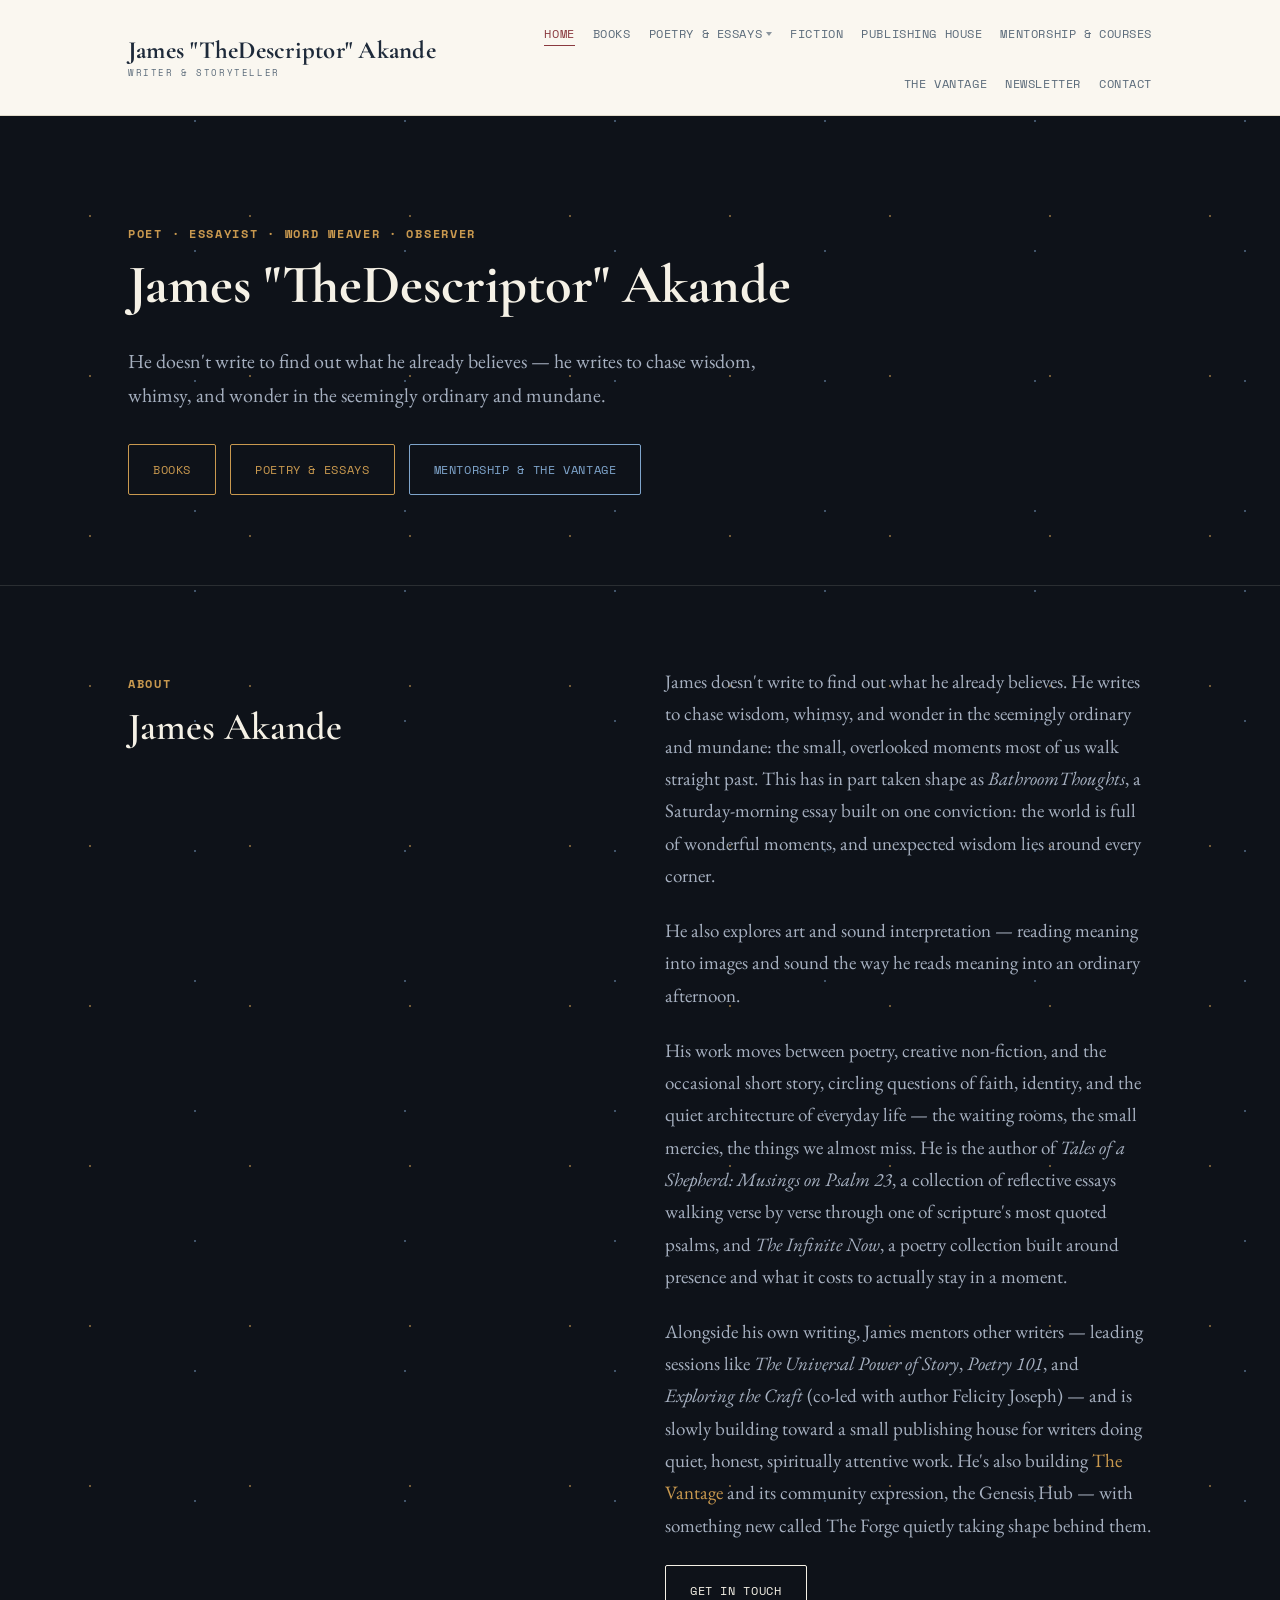
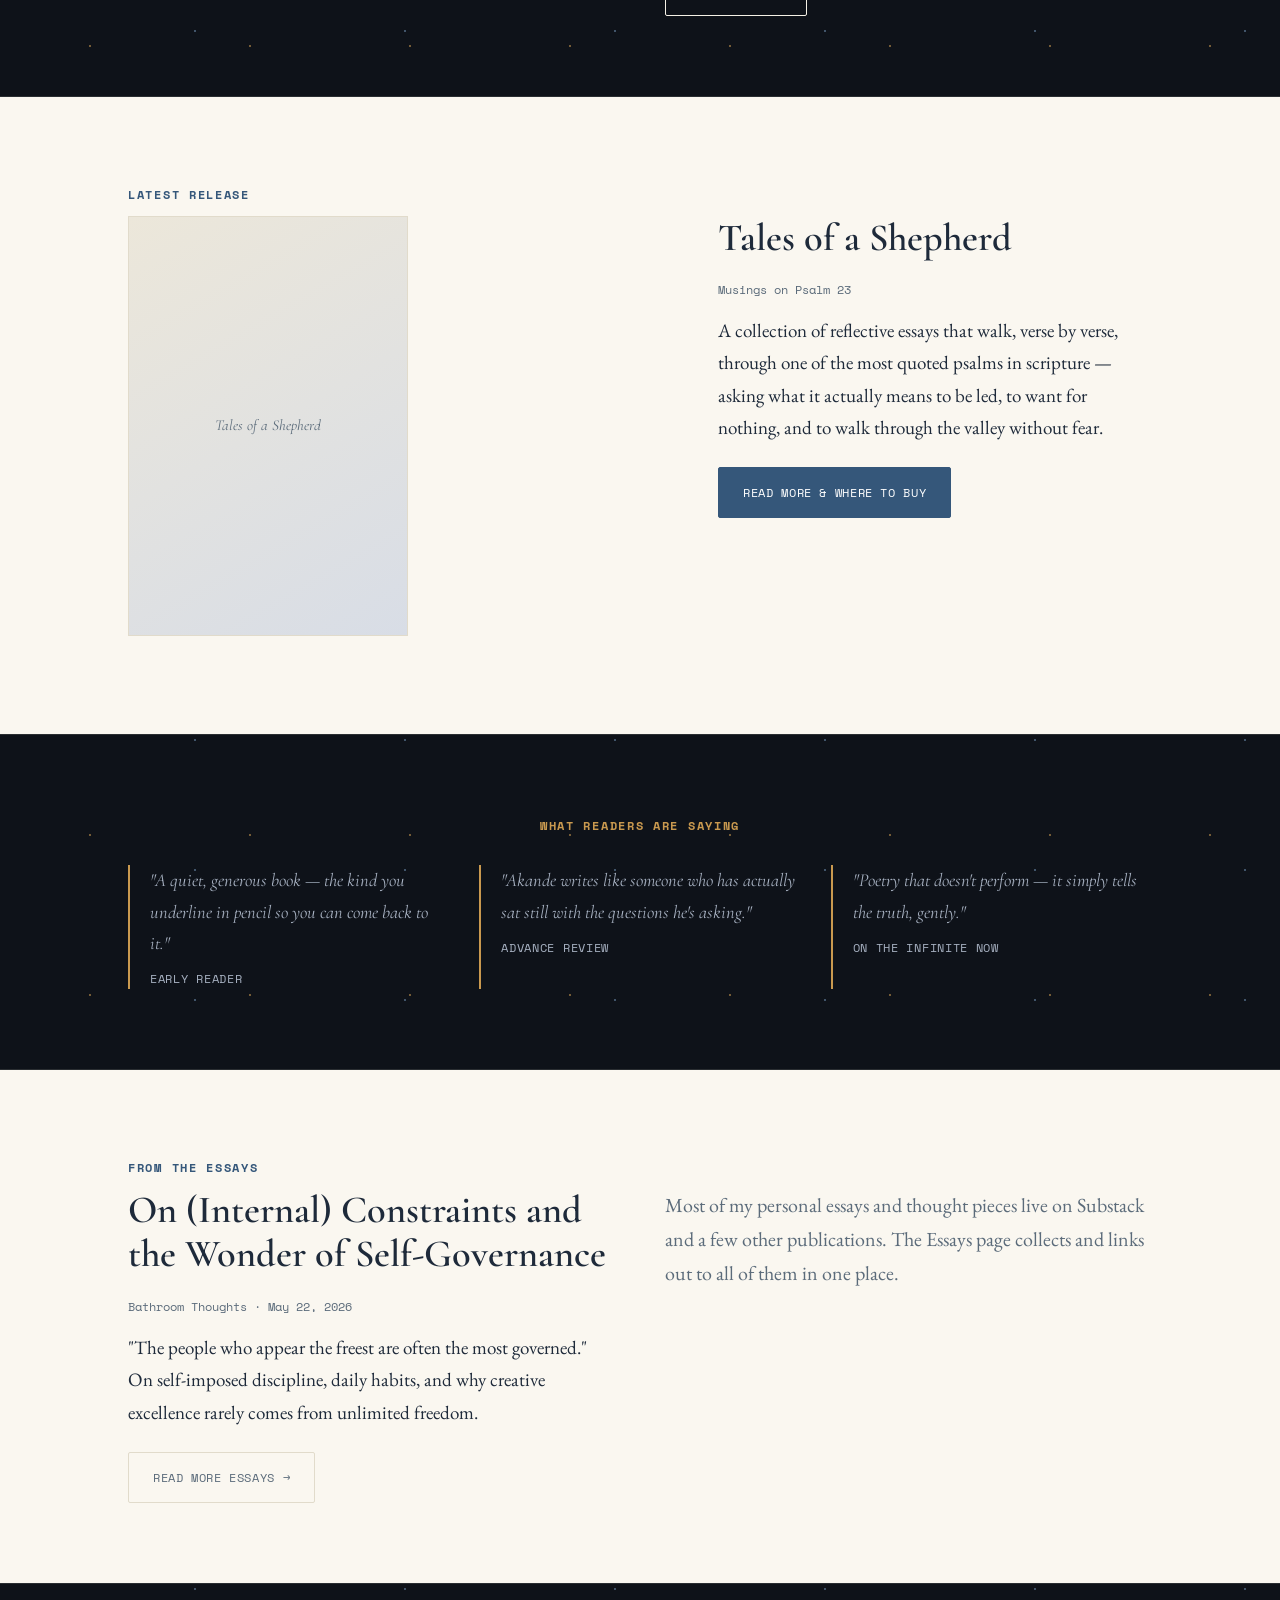
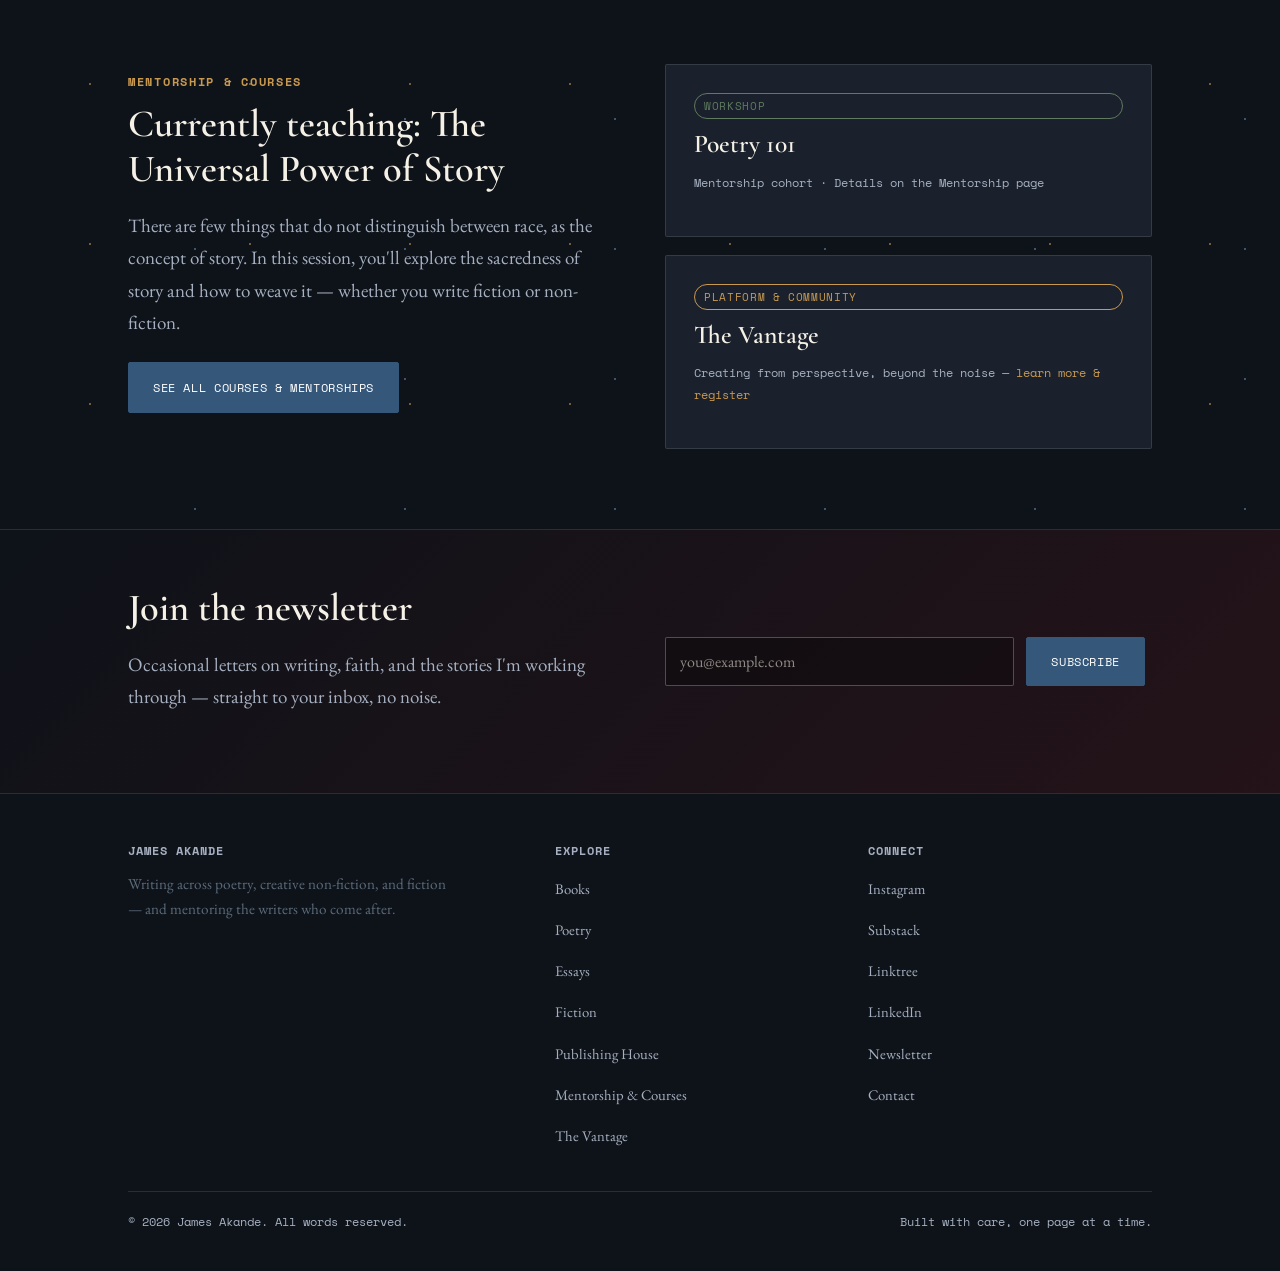
<file: index.html>
<!DOCTYPE html>

<html lang="en">
<head>
<meta charset="utf-8"/>
<meta content="width=device-width, initial-scale=1.0" name="viewport"/>
<title>James Akande — Author, Poet &amp; Essayist</title>
<meta content="The author home of James Akande — poetry, creative non-fiction, essays, and mentorship for writers." name="description"/>
<link href="style.css" rel="stylesheet"/>
</head>
<body>
<header class="site-header">
<div class="nav-wrap">
<a class="brand" href="index.html">James "TheDescriptor" Akande<span class="brand-sub">Writer &amp; Storyteller</span></a>
<button aria-label="Toggle navigation" aria-expanded="false" class="nav-toggle">
  <svg class="icon-menu" viewBox="0 0 24 24" fill="none" stroke="currentColor" stroke-width="1.8" stroke-linecap="round"><path d="M4 7h16M4 12h16M4 17h16"/></svg>
  <svg class="icon-close" viewBox="0 0 24 24" fill="none" stroke="currentColor" stroke-width="1.8" stroke-linecap="round"><path d="M6 6l12 12M18 6L6 18"/></svg>
</button>
<nav>
<ul class="nav-links">
<li><a aria-current="page" href="index.html">Home</a></li>
<li><a href="books.html">Books</a></li>
<li class="nav-item--dropdown">
<button type="button" class="nav-group-label" aria-expanded="false">Poetry &amp; Essays</button>
<ul class="nav-dropdown">
<li><a href="poetry.html">Poetry</a></li>
<li><a href="essays.html">Essays</a></li>
</ul>
</li>
<li><a href="fiction.html">Fiction</a></li>
<li><a href="publishing-house.html">Publishing House</a></li>
<li><a href="mentorship.html">Mentorship &amp; Courses</a></li>
<li><a href="the-vantage.html">The Vantage</a></li>
<li><a href="newsletter.html">Newsletter</a></li>
<li><a href="contact.html">Contact</a></li>
</ul>
</nav>
</div>
</header>
<main>
<!-- HERO -->
<section class="hero">
<div class="container">
<span class="eyebrow">Poet · Essayist · Word Weaver · Observer</span>
<h1>James "TheDescriptor" Akande</h1>
<p class="lead" style="max-width:640px;">He doesn't write to find out what he already believes — he writes to chase wisdom, whimsy, and wonder in the seemingly ordinary and mundane.</p>
<div class="hero-actions">
<a class="btn btn--gold" href="books.html">Books</a>
<a class="btn btn--gold" href="poetry.html">Poetry &amp; Essays</a>
<a class="btn btn--outline-blue" href="mentorship.html">Mentorship &amp; The Vantage</a>
</div>
</div>
</section>
<!-- ABOUT SNIPPET -->
<section class="section section--deep" id="about">
<div class="container two-col">
<div>
<span class="eyebrow">About</span>
<h2>James Akande</h2>
</div>
<div>
<p>James doesn't write to find out what he already believes. He writes to chase wisdom, whimsy, and wonder in the seemingly ordinary and mundane: the small, overlooked moments most of us walk straight past. This has in part taken shape as <em>BathroomThoughts</em>, a Saturday-morning essay built on one conviction: the world is full of wonderful moments, and unexpected wisdom lies around every corner.</p>
<p>He also explores art and sound interpretation — reading meaning into images and sound the way he reads meaning into an ordinary afternoon.</p>
<p>His work moves between poetry, creative non-fiction, and the occasional short story, circling questions of faith, identity, and the quiet architecture of everyday life — the waiting rooms, the small mercies, the things we almost miss. He is the author of <em>Tales of a Shepherd: Musings on Psalm 23</em>, a collection of reflective essays walking verse by verse through one of scripture's most quoted psalms, and <em>The Infinite Now</em>, a poetry collection built around presence and what it costs to actually stay in a moment.</p>
<p>Alongside his own writing, James mentors other writers — leading sessions like <em>The Universal Power of Story</em>, <em>Poetry 101</em>, and <em>Exploring the Craft</em> (co-led with author Felicity Joseph) — and is slowly building toward a small publishing house for writers doing quiet, honest, spiritually attentive work. He's also building <a href="the-vantage.html">The Vantage</a> and its community expression, the Genesis Hub — with something new called The Forge quietly taking shape behind them.</p><a class="btn btn--ghost" href="contact.html">Get in touch</a>
</div>
</div>
</section>
<!-- LATEST BOOK -->
<section class="section">
<div class="container">
<span class="eyebrow">Latest Release</span>
<div class="hero-grid" style="align-items:flex-start;">
<div class="card-cover" style="max-width:280px; aspect-ratio:2/3;">
          Tales of a Shepherd<br/>
</div>
<div>
<h2>Tales of a Shepherd</h2>
<p class="meta">Musings on Psalm 23</p>
<p>A collection of reflective essays that walk, verse by verse, through one of the most quoted psalms in scripture — asking what it actually means to be led, to want for nothing, and to walk through the valley without fear.</p>
<a class="btn btn--accent" href="books.html">Read more &amp; where to buy</a>
</div>
</div>
</div>
</section>
<!-- REVIEWS / TRUSTED BY -->
<section class="section section--deep">
<div class="container">
<span class="eyebrow text-center" style="display:block; text-align:center;">What readers are saying</span>
<div class="quote-strip" style="margin-top:30px;">
<blockquote class="review">
          "A quiet, generous book — the kind you underline in pencil so you can come back to it."
          <cite>Early Reader</cite>
</blockquote>
<blockquote class="review">
          "Akande writes like someone who has actually sat still with the questions he's asking."
          <cite>Advance Review</cite>
</blockquote>
<blockquote class="review">
          "Poetry that doesn't perform — it simply tells the truth, gently."
          <cite>On The Infinite Now</cite>
</blockquote>
</div>

</div>
</section>
<!-- LATEST ESSAY SNIPPET -->
<section class="section">
<div class="container">
<span class="eyebrow">From the Essays</span>
<div class="two-col">
<div>
<h2>On (Internal) Constraints and the Wonder of Self-Governance</h2>
<p class="meta">Bathroom Thoughts · May 22, 2026</p>
<p>"The people who appear the freest are often the most governed." On self-imposed discipline, daily habits, and why creative excellence rarely comes from unlimited freedom.</p>
<a class="btn btn--ghost" href="essays.html">Read more essays →</a>
</div>
<div>
<p class="lead">Most of my personal essays and thought pieces live on Substack and a few other publications. The Essays page collects and links out to all of them in one place.</p>
</div>
</div>
</div>
</section>
<!-- MENTORSHIP TEASER -->
<section class="section section--deep">
<div class="container two-col">
<div>
<span class="eyebrow">Mentorship &amp; Courses</span>
<h2>Currently teaching: The Universal Power of Story</h2>
<p>There are few things that do not distinguish between race, as the concept of story. In this session, you'll explore the sacredness of story and how to weave it — whether you write fiction or non-fiction.</p>
<a class="btn btn--accent" href="mentorship.html">See all courses &amp; mentorships</a>
</div>
<div style="display:flex; flex-direction:column; gap:18px;">
<div class="card">
<span class="tag">Workshop</span>
<h3>Poetry 101</h3>
<p class="meta">Mentorship cohort · Details on the Mentorship page</p>
</div>
<div class="card">
<span class="tag tag--gold">Platform &amp; Community</span>
<h3>The Vantage</h3>
<p class="meta">Creating from perspective, beyond the noise — <a href="the-vantage.html">learn more &amp; register</a></p>
</div>
</div>
</div>
</section>
<!-- NEWSLETTER CTA -->
<section class="newsletter-band">
<div class="container">
<div class="two-col" style="align-items:center;">
<div>
<h2>Join the newsletter</h2>
<p>Occasional letters on writing, faith, and the stories I'm working through — straight to your inbox, no noise.</p>
</div>
<form class="newsletter-form" data-placeholder-form="">
<input aria-label="Email address" placeholder="you@example.com" required="" type="email"/>
<button class="btn btn--accent" type="submit">Subscribe</button>
</form>
</div>
</div>
</section>
</main>
<footer class="site-footer">
<div class="container">
<div class="footer-grid">
<div>
<h4>James Akande</h4>
<p style="max-width:320px; color:var(--color-ink-soft); font-size:0.95rem;">Writing across poetry, creative non-fiction, and fiction — and mentoring the writers who come after.</p>
</div>
<div>
<h4>Explore</h4>
<ul>
<li><a href="books.html">Books</a></li>
<li><a href="poetry.html">Poetry</a></li>
<li><a href="essays.html">Essays</a></li>
<li><a href="fiction.html">Fiction</a></li>
<li><a href="publishing-house.html">Publishing House</a></li>
<li><a href="mentorship.html">Mentorship &amp; Courses</a></li>
<li><a href="the-vantage.html">The Vantage</a></li>
</ul>
</div>
<div>
<h4>Connect</h4>
<ul>
<li><a href="https://www.instagram.com/thejamesakande" rel="noopener" target="_blank">Instagram</a></li>
<li><a href="https://bathroomthoughts.substack.com" rel="noopener" target="_blank">Substack</a></li><li><a href="https://linktr.ee/thedescriptorwrites" rel="noopener" target="_blank">Linktree</a></li>
<li><a href="https://www.linkedin.com/in/olatunde-james-akande" rel="noopener" target="_blank">LinkedIn</a></li>
<li><a href="newsletter.html">Newsletter</a></li>
<li><a href="contact.html">Contact</a></li>
</ul>
</div>
</div>
<div class="footer-bottom">
<span>© 2026 James Akande. All words reserved.</span>
<span>Built with care, one page at a time.</span>
</div>
</div>
</footer>
<script src="script.js"></script>
</body>
</html>
</file>
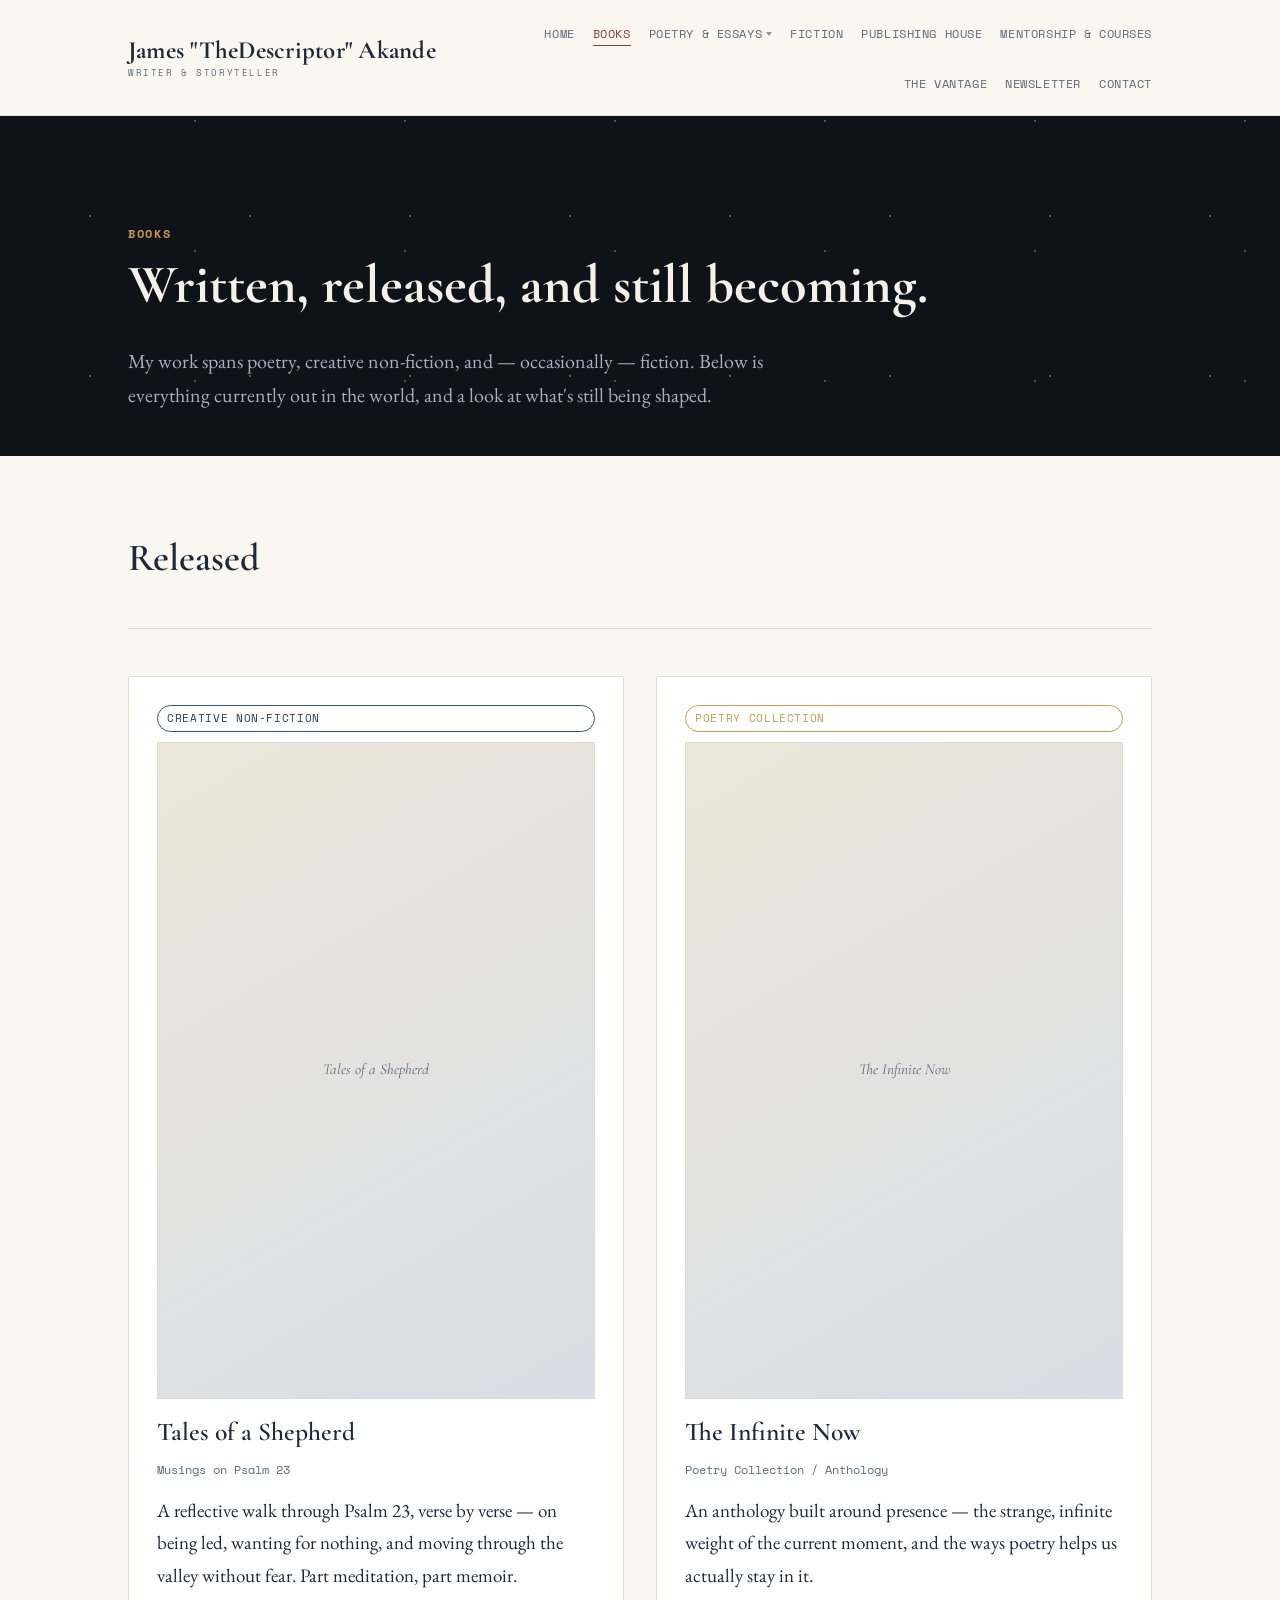
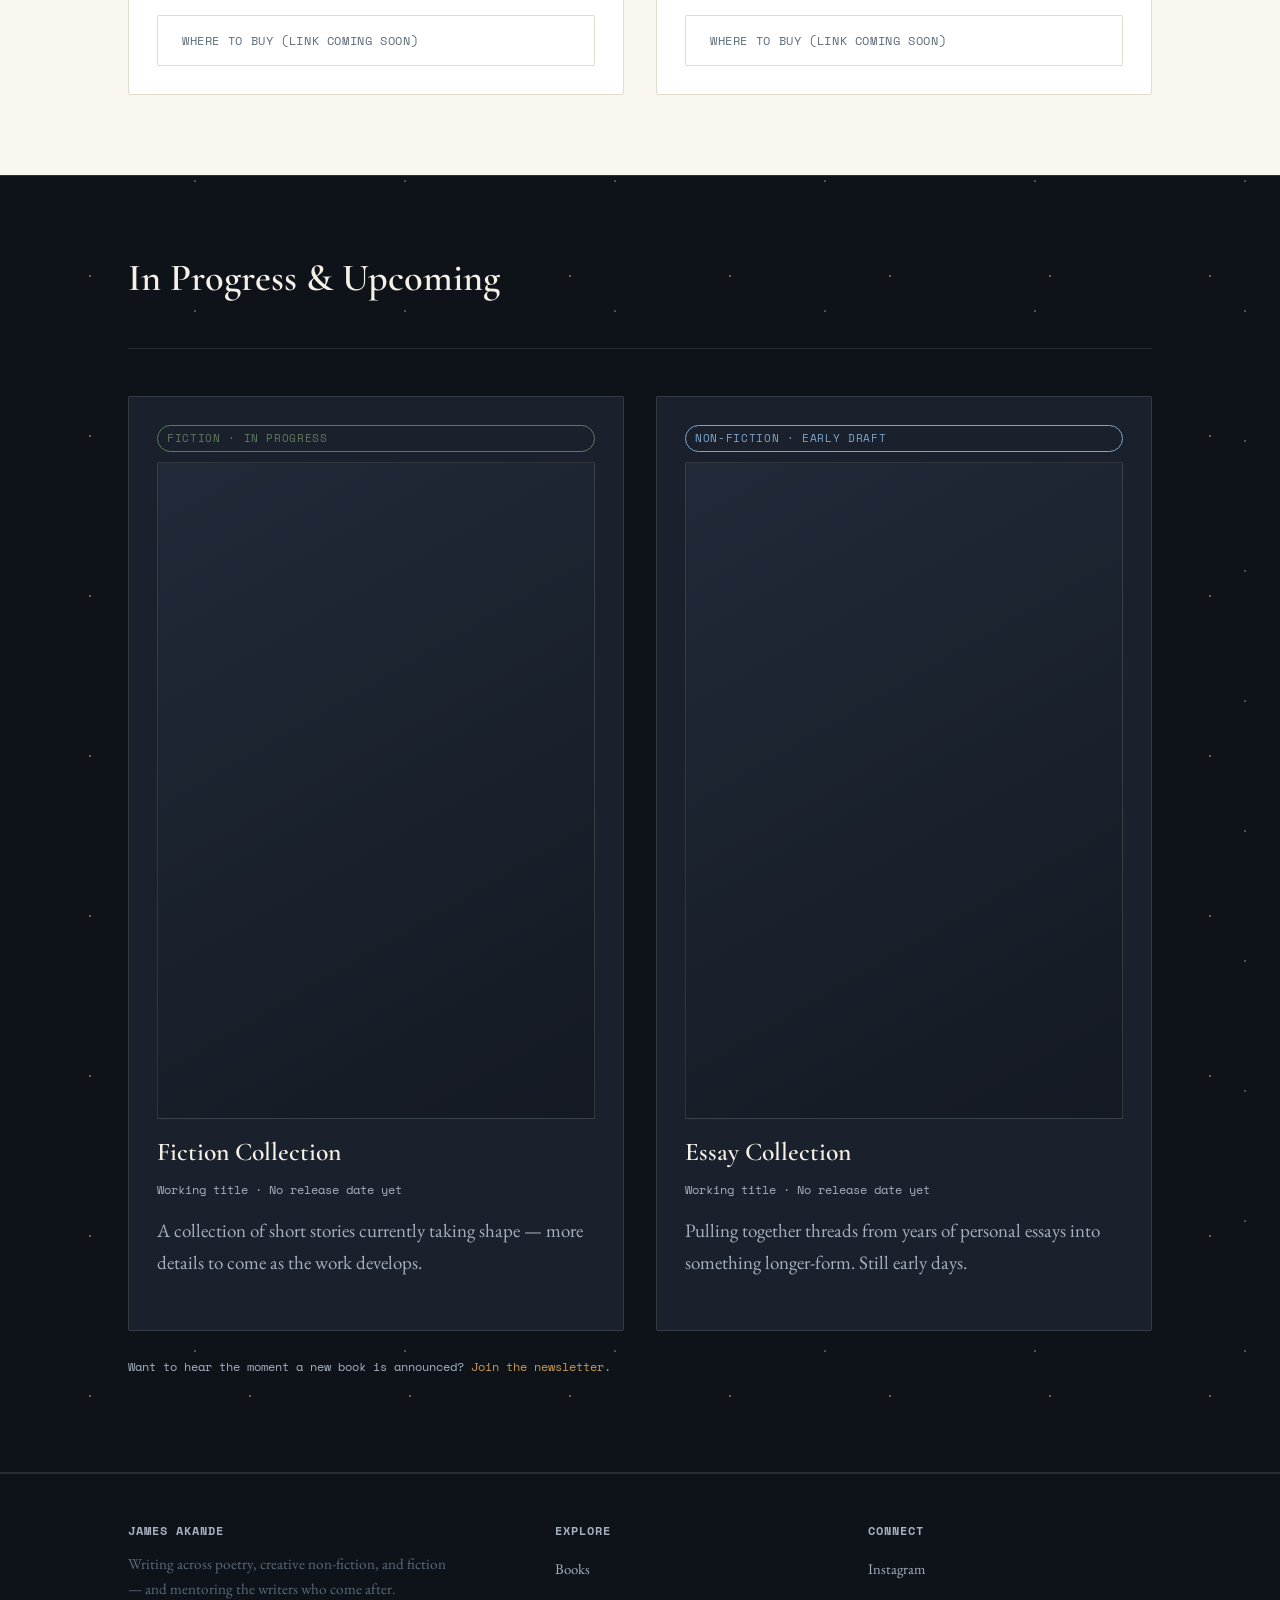
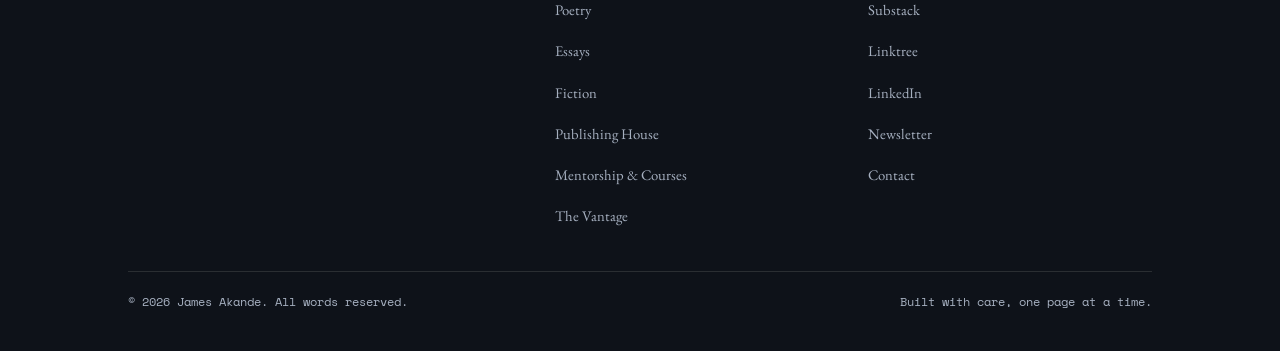
<file: books.html>
<!DOCTYPE html>

<html lang="en">
<head>
<meta charset="utf-8"/>
<meta content="width=device-width, initial-scale=1.0" name="viewport"/>
<title>Books — James Akande</title>
<meta content="Books by James Akande — released, in progress, and upcoming. Poetry, creative non-fiction, and fiction." name="description"/>
<link href="style.css" rel="stylesheet"/>
</head>
<body>
<header class="site-header">
<div class="nav-wrap">
<a class="brand" href="index.html">James "TheDescriptor" Akande<span class="brand-sub">Writer &amp; Storyteller</span></a>
<button aria-label="Toggle navigation" aria-expanded="false" class="nav-toggle">
  <svg class="icon-menu" viewBox="0 0 24 24" fill="none" stroke="currentColor" stroke-width="1.8" stroke-linecap="round"><path d="M4 7h16M4 12h16M4 17h16"/></svg>
  <svg class="icon-close" viewBox="0 0 24 24" fill="none" stroke="currentColor" stroke-width="1.8" stroke-linecap="round"><path d="M6 6l12 12M18 6L6 18"/></svg>
</button>
<nav>
<ul class="nav-links">
<li><a href="index.html">Home</a></li>
<li><a aria-current="page" href="books.html">Books</a></li>
<li class="nav-item--dropdown">
<button type="button" class="nav-group-label" aria-expanded="false">Poetry &amp; Essays</button>
<ul class="nav-dropdown">
<li><a href="poetry.html">Poetry</a></li>
<li><a href="essays.html">Essays</a></li>
</ul>
</li>
<li><a href="fiction.html">Fiction</a></li>
<li><a href="publishing-house.html">Publishing House</a></li>
<li><a href="mentorship.html">Mentorship &amp; Courses</a></li>
<li><a href="the-vantage.html">The Vantage</a></li>
<li><a href="newsletter.html">Newsletter</a></li>
<li><a href="contact.html">Contact</a></li>
</ul>
</nav>
</div>
</header>
<main>
<section class="hero" style="padding-bottom:20px;">
<div class="container">
<span class="eyebrow">Books</span>
<h1>Written, released, and still becoming.</h1>
<p class="lead" style="max-width:640px;">My work spans poetry, creative non-fiction, and — occasionally — fiction. Below is everything currently out in the world, and a look at what's still being shaped.</p>
</div>
</section>
<!-- RELEASED -->
<section class="section">
<div class="container">
<h2>Released</h2>
<hr class="rule"/>
<div class="card-grid">
<div class="card">
<span class="tag tag--accent">Creative Non-Fiction</span>
<div class="card-cover">Tales of a Shepherd<br/></div>
<h3>Tales of a Shepherd</h3>
<p class="meta">Musings on Psalm 23</p>
<p>A reflective walk through Psalm 23, verse by verse — on being led, wanting for nothing, and moving through the valley without fear. Part meditation, part memoir.</p>
<a class="btn btn--ghost" href="#" style="margin-top:auto;">Where to buy (link coming soon)</a>
</div>
<div class="card">
<span class="tag tag--gold">Poetry Collection</span>
<div class="card-cover">The Infinite Now<br/></div>
<h3>The Infinite Now</h3>
<p class="meta">Poetry Collection / Anthology</p>
<p>An anthology built around presence — the strange, infinite weight of the current moment, and the ways poetry helps us actually stay in it.</p>
<a class="btn btn--ghost" href="#" style="margin-top:auto;">Where to buy (link coming soon)</a>
</div>
</div>
</div>
</section>
<!-- IN PROGRESS / UPCOMING -->
<section class="section section--deep">
<div class="container">
<h2>In Progress &amp; Upcoming</h2>
<hr class="rule"/>
<div class="card-grid">
<div class="card">
<span class="tag">Fiction · In Progress</span>
<div class="card-cover"></div>
<h3>Fiction Collection</h3>
<p class="meta">Working title · No release date yet</p>
<p>A collection of short stories currently taking shape — more details to come as the work develops.</p>
</div>
<div class="card">
<span class="tag tag--accent">Non-Fiction · Early Draft</span>
<div class="card-cover"></div>
<h3>Essay Collection</h3>
<p class="meta">Working title · No release date yet</p>
<p>Pulling together threads from years of personal essays into something longer-form. Still early days.</p>
</div>
</div>
<p class="form-note" style="margin-top:26px;">Want to hear the moment a new book is announced? <a href="newsletter.html">Join the newsletter</a>.</p>
</div>
</section>
</main>
<footer class="site-footer">
<div class="container">
<div class="footer-grid">
<div>
<h4>James Akande</h4>
<p style="max-width:320px; color:var(--color-ink-soft); font-size:0.95rem;">Writing across poetry, creative non-fiction, and fiction — and mentoring the writers who come after.</p>
</div>
<div>
<h4>Explore</h4>
<ul>
<li><a aria-current="page" href="books.html">Books</a></li>
<li><a href="poetry.html">Poetry</a></li>
<li><a href="essays.html">Essays</a></li>
<li><a href="fiction.html">Fiction</a></li>
<li><a href="publishing-house.html">Publishing House</a></li>
<li><a href="mentorship.html">Mentorship &amp; Courses</a></li>
<li><a href="the-vantage.html">The Vantage</a></li>
</ul>
</div>
<div>
<h4>Connect</h4>
<ul>
<li><a href="https://www.instagram.com/thejamesakande" rel="noopener" target="_blank">Instagram</a></li>
<li><a href="https://bathroomthoughts.substack.com" rel="noopener" target="_blank">Substack</a></li><li><a href="https://linktr.ee/thedescriptorwrites" rel="noopener" target="_blank">Linktree</a></li>
<li><a href="https://www.linkedin.com/in/olatunde-james-akande" rel="noopener" target="_blank">LinkedIn</a></li>
<li><a href="newsletter.html">Newsletter</a></li>
<li><a href="contact.html">Contact</a></li>
</ul>
</div>
</div>
<div class="footer-bottom">
<span>© 2026 James Akande. All words reserved.</span>
<span>Built with care, one page at a time.</span>
</div>
</div>
</footer>
<script src="script.js"></script>
</body>
</html>
</file>
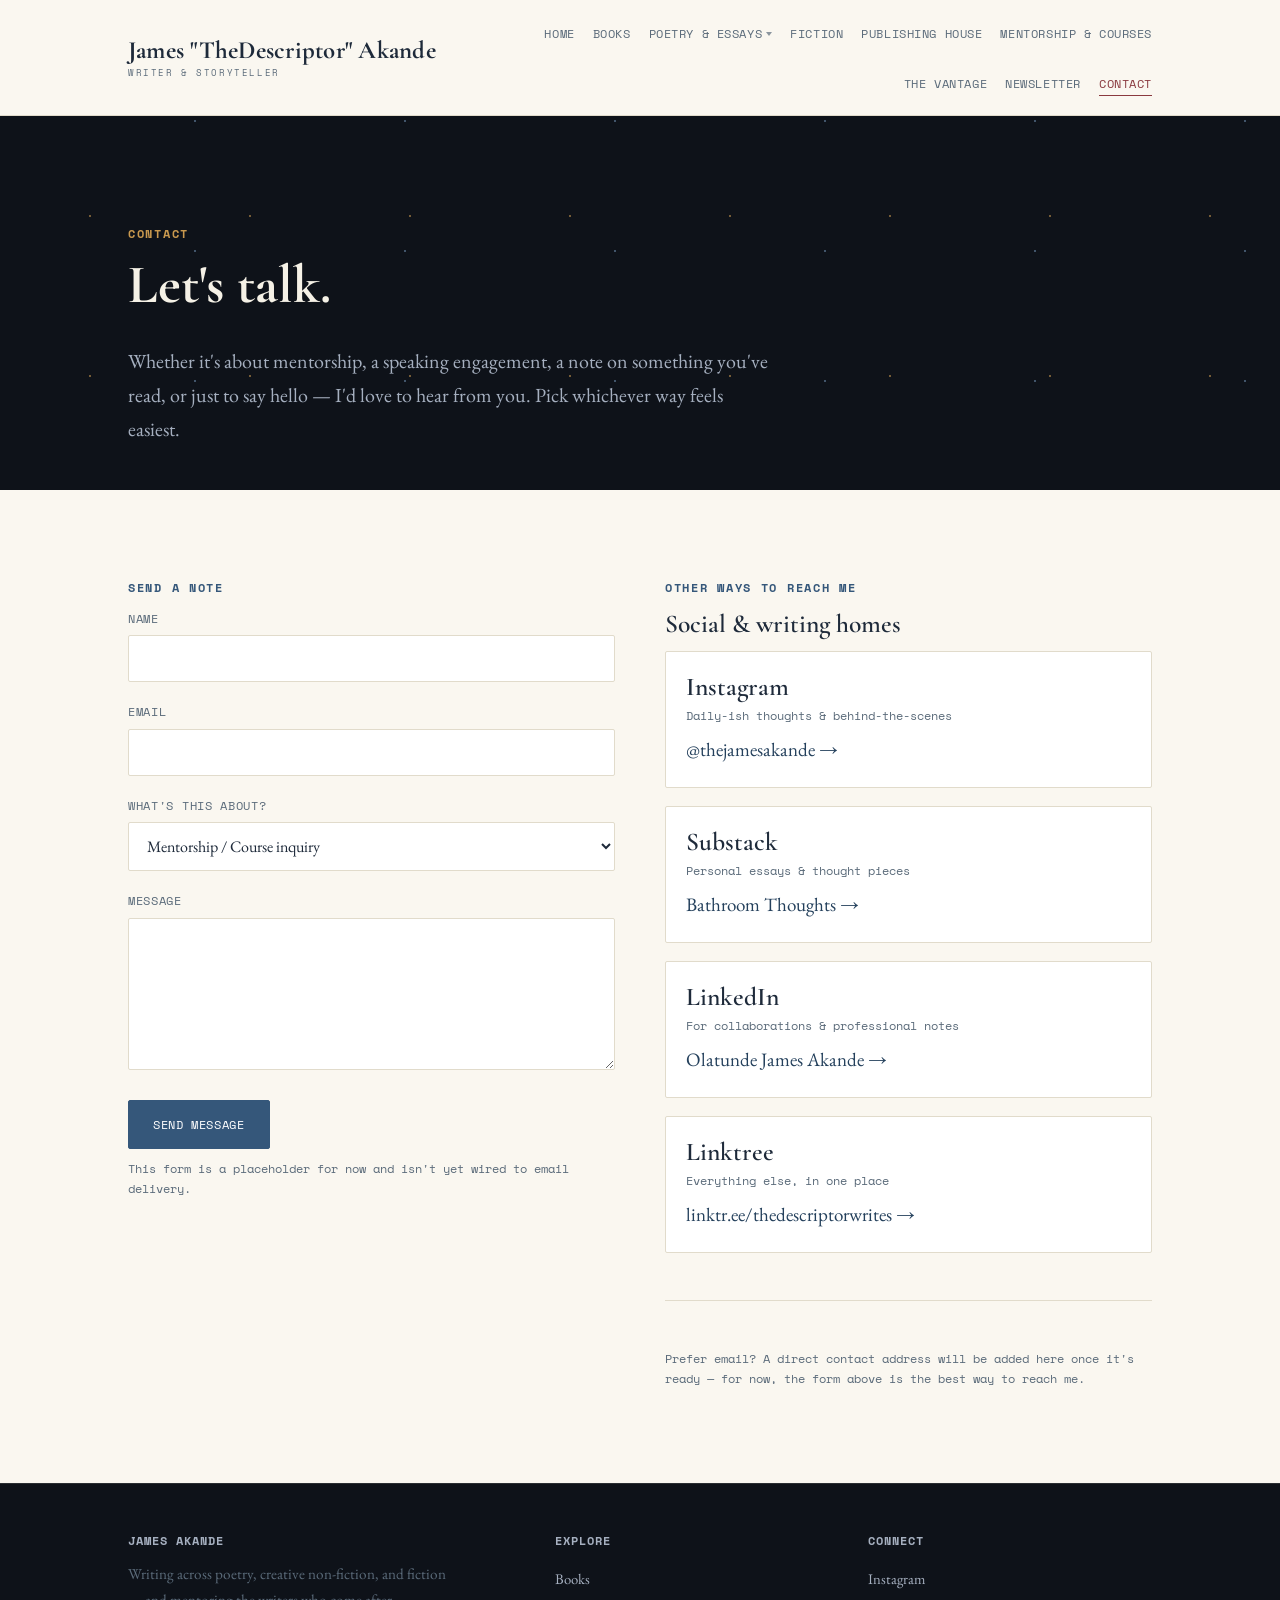
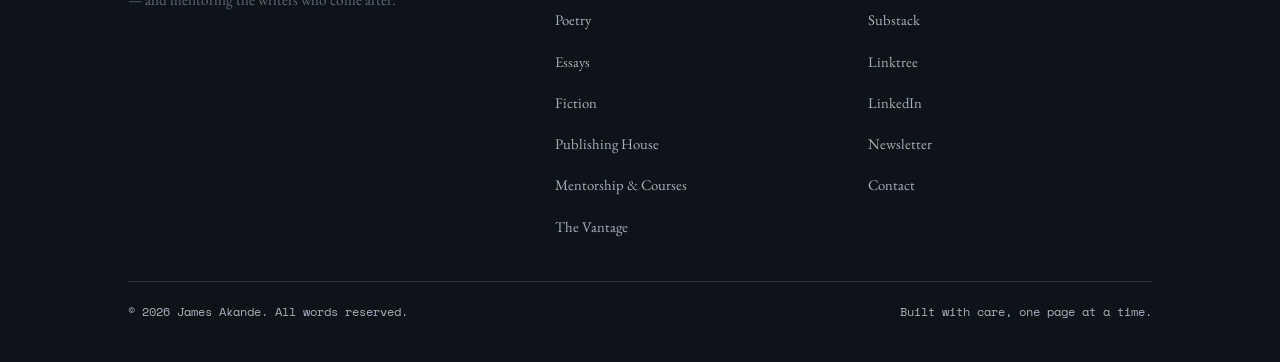
<file: contact.html>
<!DOCTYPE html>

<html lang="en">
<head>
<meta charset="utf-8"/>
<meta content="width=device-width, initial-scale=1.0" name="viewport"/>
<title>Contact — James Akande</title>
<meta content="Get in touch with James Akande — for mentorship, speaking, collaboration, or just to say hello." name="description"/>
<link href="style.css" rel="stylesheet"/>
</head>
<body>
<header class="site-header">
<div class="nav-wrap">
<a class="brand" href="index.html">James "TheDescriptor" Akande<span class="brand-sub">Writer &amp; Storyteller</span></a>
<button aria-label="Toggle navigation" class="nav-toggle">Menu</button>
<nav>
<ul class="nav-links">
<li><a href="index.html">Home</a></li>
<li><a href="books.html">Books</a></li>
<li class="nav-item--dropdown">
<span class="nav-group-label">Poetry &amp; Essays</span>
<ul class="nav-dropdown">
<li><a href="poetry.html">Poetry</a></li>
<li><a href="essays.html">Essays</a></li>
</ul>
</li>
<li><a href="fiction.html">Fiction</a></li>
<li><a href="publishing-house.html">Publishing House</a></li>
<li><a href="mentorship.html">Mentorship &amp; Courses</a></li>
<li><a href="the-vantage.html">The Vantage</a></li>
<li><a href="newsletter.html">Newsletter</a></li>
<li><a aria-current="page" href="contact.html">Contact</a></li>
</ul>
</nav>
</div>
</header>
<main>
<section class="hero" style="padding-bottom:20px;">
<div class="container">
<span class="eyebrow">Contact</span>
<h1>Let's talk.</h1>
<p class="lead" style="max-width:640px;">Whether it's about mentorship, a speaking engagement, a note on something you've read, or just to say hello — I'd love to hear from you. Pick whichever way feels easiest.</p>
</div>
</section>
<section class="section">
<div class="container two-col">
<!-- CONTACT FORM -->
<div>
<span class="eyebrow">Send a note</span>
<form class="form" data-placeholder-form="">
<div class="form-row">
<label for="c-name">Name</label>
<input id="c-name" name="name" required="" type="text"/>
</div>
<div class="form-row">
<label for="c-email">Email</label>
<input id="c-email" name="email" required="" type="email"/>
</div>
<div class="form-row">
<label for="c-reason">What's this about?</label>
<select id="c-reason" name="reason">
<option>Mentorship / Course inquiry</option>
<option>Speaking engagement</option>
<option>A note on something I've written</option>
<option>Publishing House / future collaboration</option>
<option>Something else</option>
</select>
</div>
<div class="form-row">
<label for="c-message">Message</label>
<textarea id="c-message" name="message" required="" rows="6"></textarea>
</div>
<button class="btn btn--accent" type="submit">Send Message</button>
<p class="form-success" style="display:none; margin-top:16px; color:var(--color-forest);">Thank you for reaching out — this form isn't connected to a live inbox yet, but this is exactly where your note would land.</p>
<p class="form-note">This form is a placeholder for now and isn't yet wired to email delivery.</p>
</form>
</div>
<!-- OTHER WAYS TO REACH -->
<div>
<span class="eyebrow">Other ways to reach me</span>
<h3>Social &amp; writing homes</h3>
<div class="card-grid" style="grid-template-columns:1fr; gap:18px;">
<div class="card" style="flex-direction:row; align-items:center; gap:16px; padding:20px;">
<div>
<h3 style="margin-bottom:4px;">Instagram</h3>
<p class="meta" style="margin-bottom:8px;">Daily-ish thoughts &amp; behind-the-scenes</p>
<a href="https://www.instagram.com/thejamesakande" rel="noopener" target="_blank">@thejamesakande →</a>
</div>
</div>
<div class="card" style="flex-direction:row; align-items:center; gap:16px; padding:20px;">
<div>
<h3 style="margin-bottom:4px;">Substack</h3>
<p class="meta" style="margin-bottom:8px;">Personal essays &amp; thought pieces</p>
<a href="https://bathroomthoughts.substack.com" rel="noopener" target="_blank">Bathroom Thoughts →</a>
</div>
</div>
<div class="card" style="flex-direction:row; align-items:center; gap:16px; padding:20px;">
<div>
<h3 style="margin-bottom:4px;">LinkedIn</h3>
<p class="meta" style="margin-bottom:8px;">For collaborations &amp; professional notes</p>
<a href="https://www.linkedin.com/in/olatunde-james-akande" rel="noopener" target="_blank">Olatunde James Akande →</a>
</div>
</div>
<div class="card" style="flex-direction:row; align-items:center; gap:16px; padding:20px;">
<div>
<h3 style="margin-bottom:4px;">Linktree</h3>
<p class="meta" style="margin-bottom:8px;">Everything else, in one place</p>
<a href="https://linktr.ee/thedescriptorwrites" rel="noopener" target="_blank">linktr.ee/thedescriptorwrites →</a>
</div>
</div>
</div>
<hr class="rule"/>
<p class="form-note">Prefer email? A direct contact address will be added here once it's ready — for now, the form above is the best way to reach me.</p>
</div>
</div>
</section>
</main>
<footer class="site-footer">
<div class="container">
<div class="footer-grid">
<div>
<h4>James Akande</h4>
<p style="max-width:320px; color:var(--color-ink-soft); font-size:0.95rem;">Writing across poetry, creative non-fiction, and fiction — and mentoring the writers who come after.</p>
</div>
<div>
<h4>Explore</h4>
<ul>
<li><a href="books.html">Books</a></li>
<li><a href="poetry.html">Poetry</a></li>
<li><a href="essays.html">Essays</a></li>
<li><a href="fiction.html">Fiction</a></li>
<li><a href="publishing-house.html">Publishing House</a></li>
<li><a href="mentorship.html">Mentorship &amp; Courses</a></li>
<li><a href="the-vantage.html">The Vantage</a></li>
</ul>
</div>
<div>
<h4>Connect</h4>
<ul>
<li><a href="https://www.instagram.com/thejamesakande" rel="noopener" target="_blank">Instagram</a></li>
<li><a href="https://bathroomthoughts.substack.com" rel="noopener" target="_blank">Substack</a></li><li><a href="https://linktr.ee/thedescriptorwrites" rel="noopener" target="_blank">Linktree</a></li>
<li><a href="https://www.linkedin.com/in/olatunde-james-akande" rel="noopener" target="_blank">LinkedIn</a></li>
<li><a href="newsletter.html">Newsletter</a></li>
<li><a href="contact.html">Contact</a></li>
</ul>
</div>
</div>
<div class="footer-bottom">
<span>© 2026 James Akande. All words reserved.</span>
<span>Built with care, one page at a time.</span>
</div>
</div>
</footer>
<script src="script.js"></script>
</body>
</html>
</file>
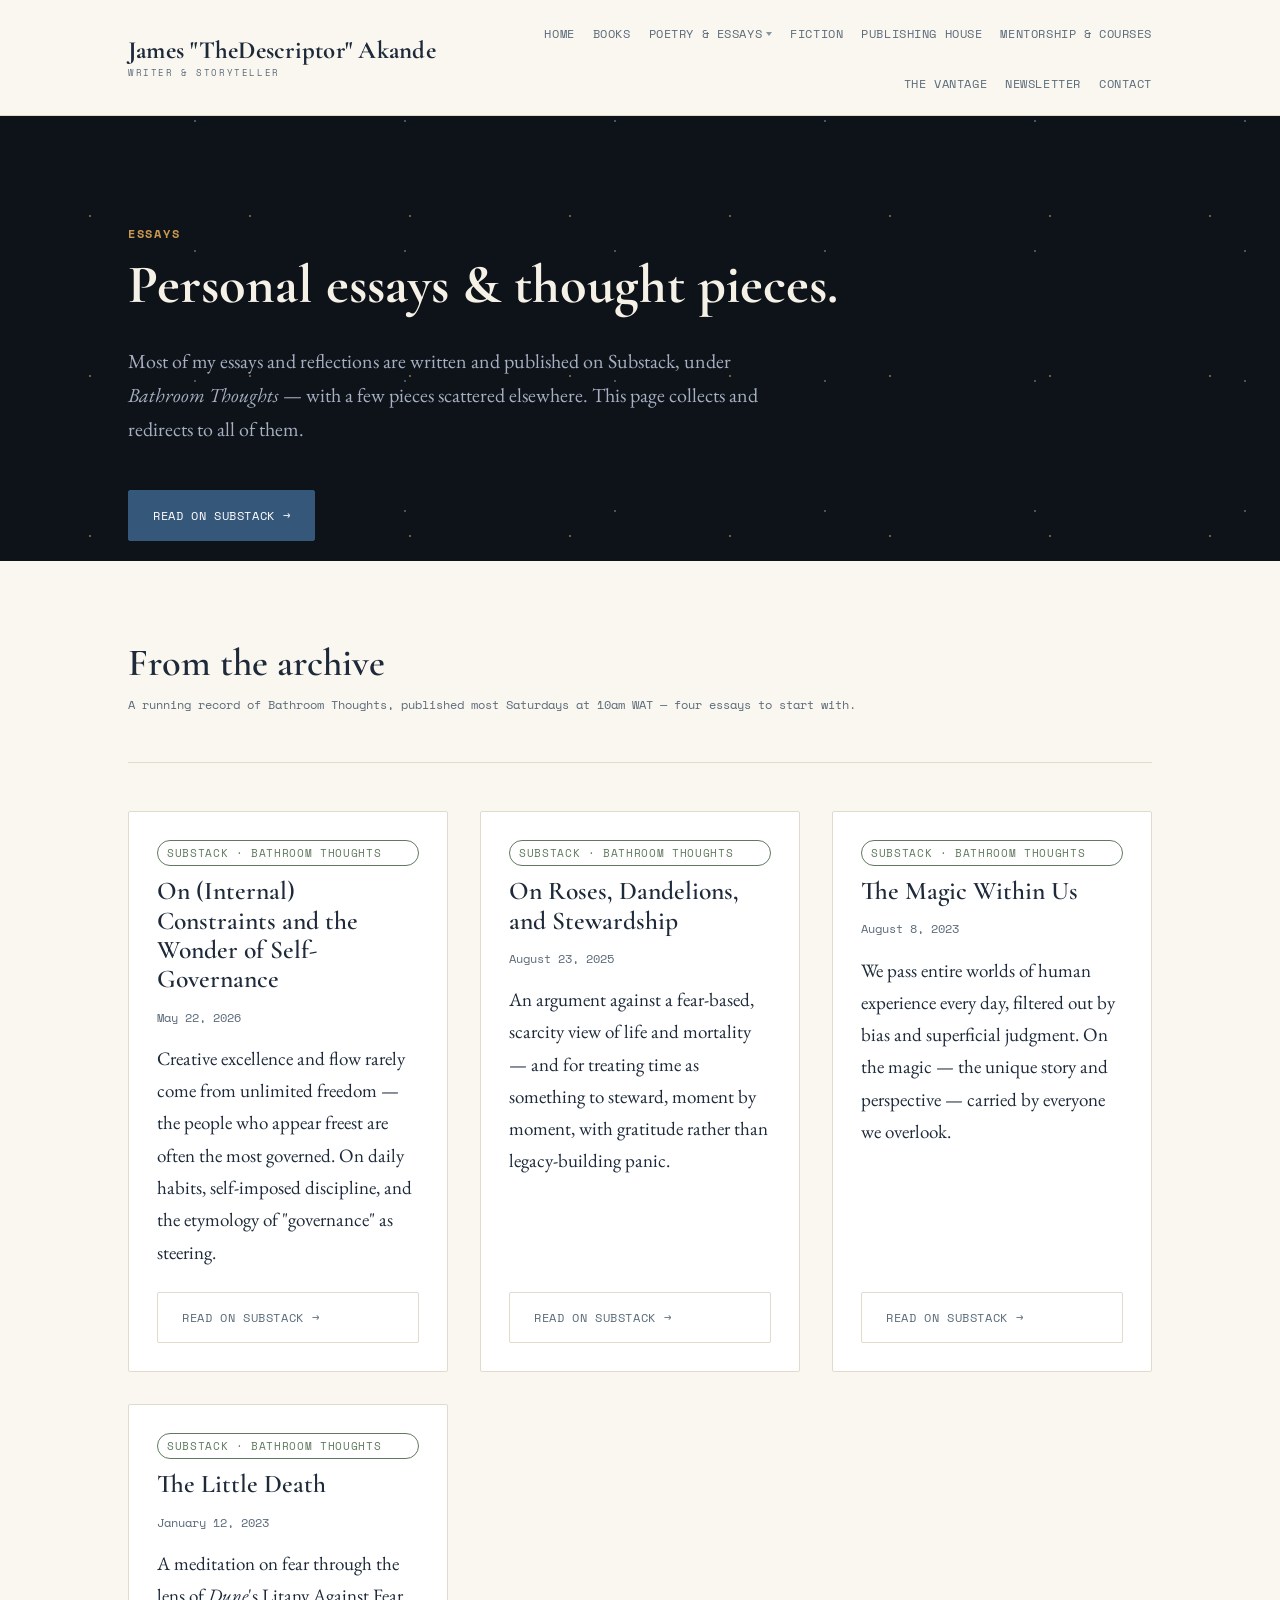
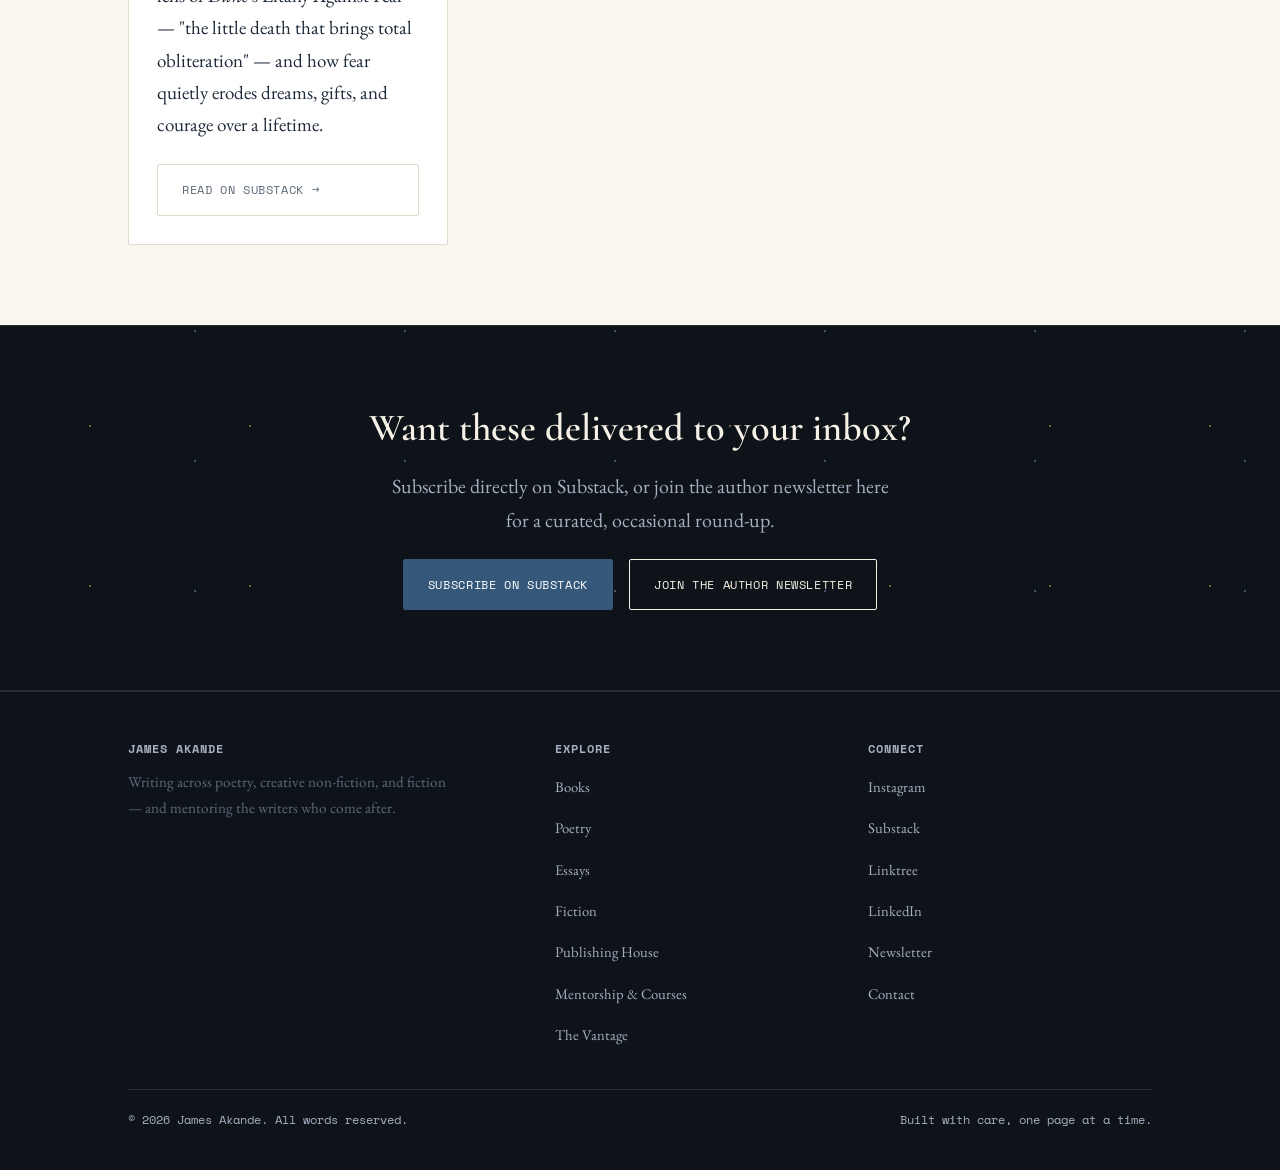
<file: essays.html>
<!DOCTYPE html>

<html lang="en">
<head>
<meta charset="utf-8"/>
<meta content="width=device-width, initial-scale=1.0" name="viewport"/>
<title>Essays — James Akande</title>
<meta content="Personal essays and thought pieces by James Akande, collected from Substack and other publications." name="description"/>
<link href="style.css" rel="stylesheet"/>
</head>
<body>
<header class="site-header">
<div class="nav-wrap">
<a class="brand" href="index.html">James "TheDescriptor" Akande<span class="brand-sub">Writer &amp; Storyteller</span></a>
<button aria-label="Toggle navigation" class="nav-toggle">Menu</button>
<nav>
<ul class="nav-links">
<li><a href="index.html">Home</a></li>
<li><a href="books.html">Books</a></li>
<li class="nav-item--dropdown nav-item--dropdown-active">
<span class="nav-group-label">Poetry &amp; Essays</span>
<ul class="nav-dropdown">
<li><a href="poetry.html">Poetry</a></li>
<li><a aria-current="page" href="essays.html">Essays</a></li>
</ul>
</li>
<li><a href="fiction.html">Fiction</a></li>
<li><a href="publishing-house.html">Publishing House</a></li>
<li><a href="mentorship.html">Mentorship &amp; Courses</a></li>
<li><a href="the-vantage.html">The Vantage</a></li>
<li><a href="newsletter.html">Newsletter</a></li>
<li><a href="contact.html">Contact</a></li>
</ul>
</nav>
</div>
</header>
<main>
<section class="hero" style="padding-bottom:20px;">
<div class="container">
<span class="eyebrow">Essays</span>
<h1>Personal essays &amp; thought pieces.</h1>
<p class="lead" style="max-width:640px;">Most of my essays and reflections are written and published on Substack, under <em>Bathroom Thoughts</em> — with a few pieces scattered elsewhere. This page collects and redirects to all of them.</p>
<a class="btn btn--accent" href="https://bathroomthoughts.substack.com" rel="noopener" style="margin-top:20px;" target="_blank">Read on Substack →</a>
</div>
</section>
<section class="section">
<div class="container">
<h2>From the archive</h2>
<p class="form-note" style="margin-top:-10px; margin-bottom:26px;">A running record of Bathroom Thoughts, published most Saturdays at 10am WAT — four essays to start with.</p>
<hr class="rule"/>
<div class="card-grid">
<div class="card">
<span class="tag">Substack · Bathroom Thoughts</span>
<h3>On (Internal) Constraints and the Wonder of Self-Governance</h3>
<p class="meta">May 22, 2026</p>
<p>Creative excellence and flow rarely come from unlimited freedom — the people who appear freest are often the most governed. On daily habits, self-imposed discipline, and the etymology of "governance" as steering.</p>
<a class="btn btn--ghost" href="https://bathroomthoughts.substack.com/p/on-internal-constraints-and-the-wonder" rel="noopener" style="margin-top:auto;" target="_blank">Read on Substack →</a>
</div>
<div class="card">
<span class="tag">Substack · Bathroom Thoughts</span>
<h3>On Roses, Dandelions, and Stewardship</h3>
<p class="meta">August 23, 2025</p>
<p>An argument against a fear-based, scarcity view of life and mortality — and for treating time as something to steward, moment by moment, with gratitude rather than legacy-building panic.</p>
<a class="btn btn--ghost" href="https://bathroomthoughts.substack.com/p/on-roses-dandelions-and-stewardship" rel="noopener" style="margin-top:auto;" target="_blank">Read on Substack →</a>
</div>
<div class="card">
<span class="tag">Substack · Bathroom Thoughts</span>
<h3>The Magic Within Us</h3>
<p class="meta">August 8, 2023</p>
<p>We pass entire worlds of human experience every day, filtered out by bias and superficial judgment. On the magic — the unique story and perspective — carried by everyone we overlook.</p>
<a class="btn btn--ghost" href="https://bathroomthoughts.substack.com/p/the-magic-within-us" rel="noopener" style="margin-top:auto;" target="_blank">Read on Substack →</a>
</div>
<div class="card">
<span class="tag">Substack · Bathroom Thoughts</span>
<h3>The Little Death</h3>
<p class="meta">January 12, 2023</p>
<p>A meditation on fear through the lens of <em>Dune</em>'s Litany Against Fear — "the little death that brings total obliteration" — and how fear quietly erodes dreams, gifts, and courage over a lifetime.</p>
<a class="btn btn--ghost" href="https://bathroomthoughts.substack.com/p/the-little-death" rel="noopener" style="margin-top:auto;" target="_blank">Read on Substack →</a>
</div>
</div>
</div>
</section>
<section class="section section--deep text-center">
<div class="container">
<h2>Want these delivered to your inbox?</h2>
<p class="lead" style="max-width:520px; margin:0 auto 22px;">Subscribe directly on Substack, or join the author newsletter here for a curated, occasional round-up.</p>
<div style="display:flex; gap:16px; justify-content:center; flex-wrap:wrap;">
<a class="btn btn--accent" href="https://bathroomthoughts.substack.com" rel="noopener" target="_blank">Subscribe on Substack</a>
<a class="btn btn--ghost" href="newsletter.html">Join the Author Newsletter</a>
</div>
</div>
</section>
</main>
<footer class="site-footer">
<div class="container">
<div class="footer-grid">
<div>
<h4>James Akande</h4>
<p style="max-width:320px; color:var(--color-ink-soft); font-size:0.95rem;">Writing across poetry, creative non-fiction, and fiction — and mentoring the writers who come after.</p>
</div>
<div>
<h4>Explore</h4>
<ul>
<li><a href="books.html">Books</a></li>
<li><a href="poetry.html">Poetry</a></li>
<li><a href="essays.html">Essays</a></li>
<li><a href="fiction.html">Fiction</a></li>
<li><a href="publishing-house.html">Publishing House</a></li>
<li><a href="mentorship.html">Mentorship &amp; Courses</a></li>
<li><a href="the-vantage.html">The Vantage</a></li>
</ul>
</div>
<div>
<h4>Connect</h4>
<ul>
<li><a href="https://www.instagram.com/thejamesakande" rel="noopener" target="_blank">Instagram</a></li>
<li><a href="https://bathroomthoughts.substack.com" rel="noopener" target="_blank">Substack</a></li><li><a href="https://linktr.ee/thedescriptorwrites" rel="noopener" target="_blank">Linktree</a></li>
<li><a href="https://www.linkedin.com/in/olatunde-james-akande" rel="noopener" target="_blank">LinkedIn</a></li>
<li><a href="newsletter.html">Newsletter</a></li>
<li><a href="contact.html">Contact</a></li>
</ul>
</div>
</div>
<div class="footer-bottom">
<span>© 2026 James Akande. All words reserved.</span>
<span>Built with care, one page at a time.</span>
</div>
</div>
</footer>
<script src="script.js"></script>
</body>
</html>
</file>
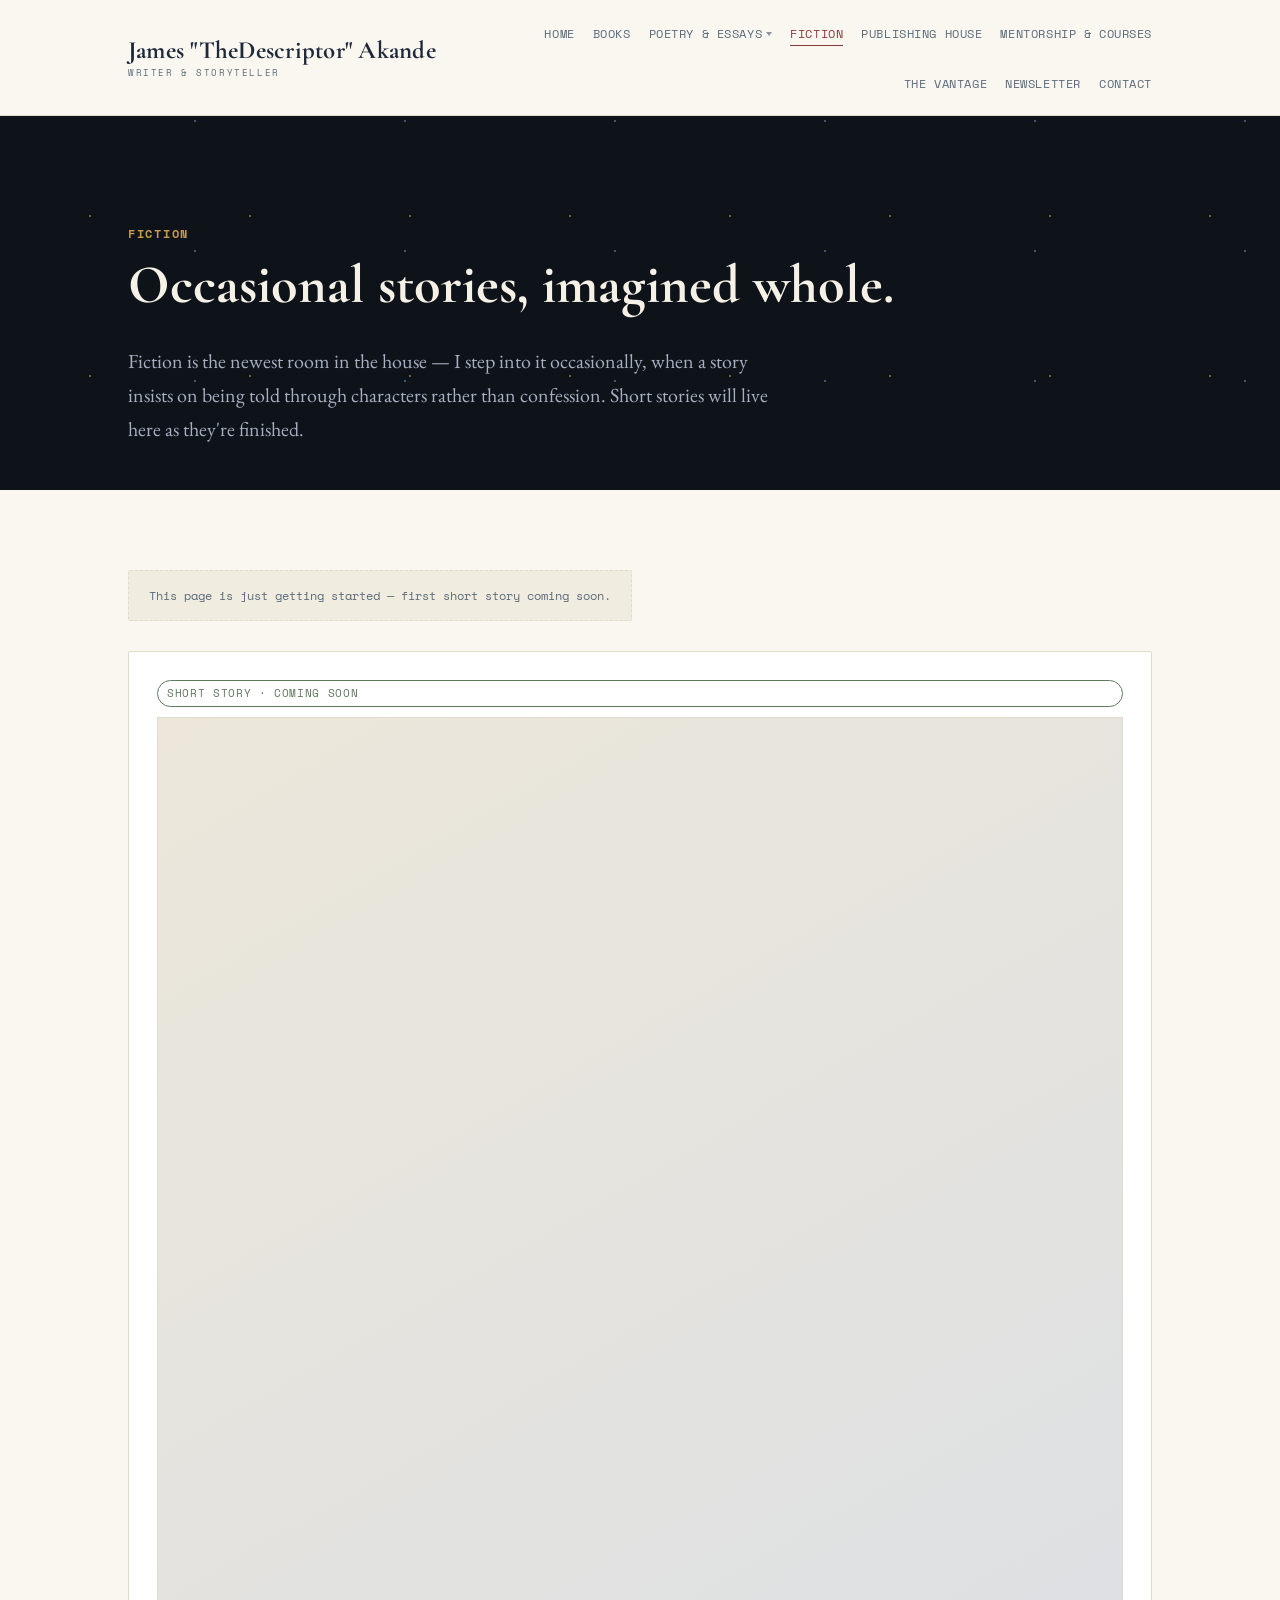
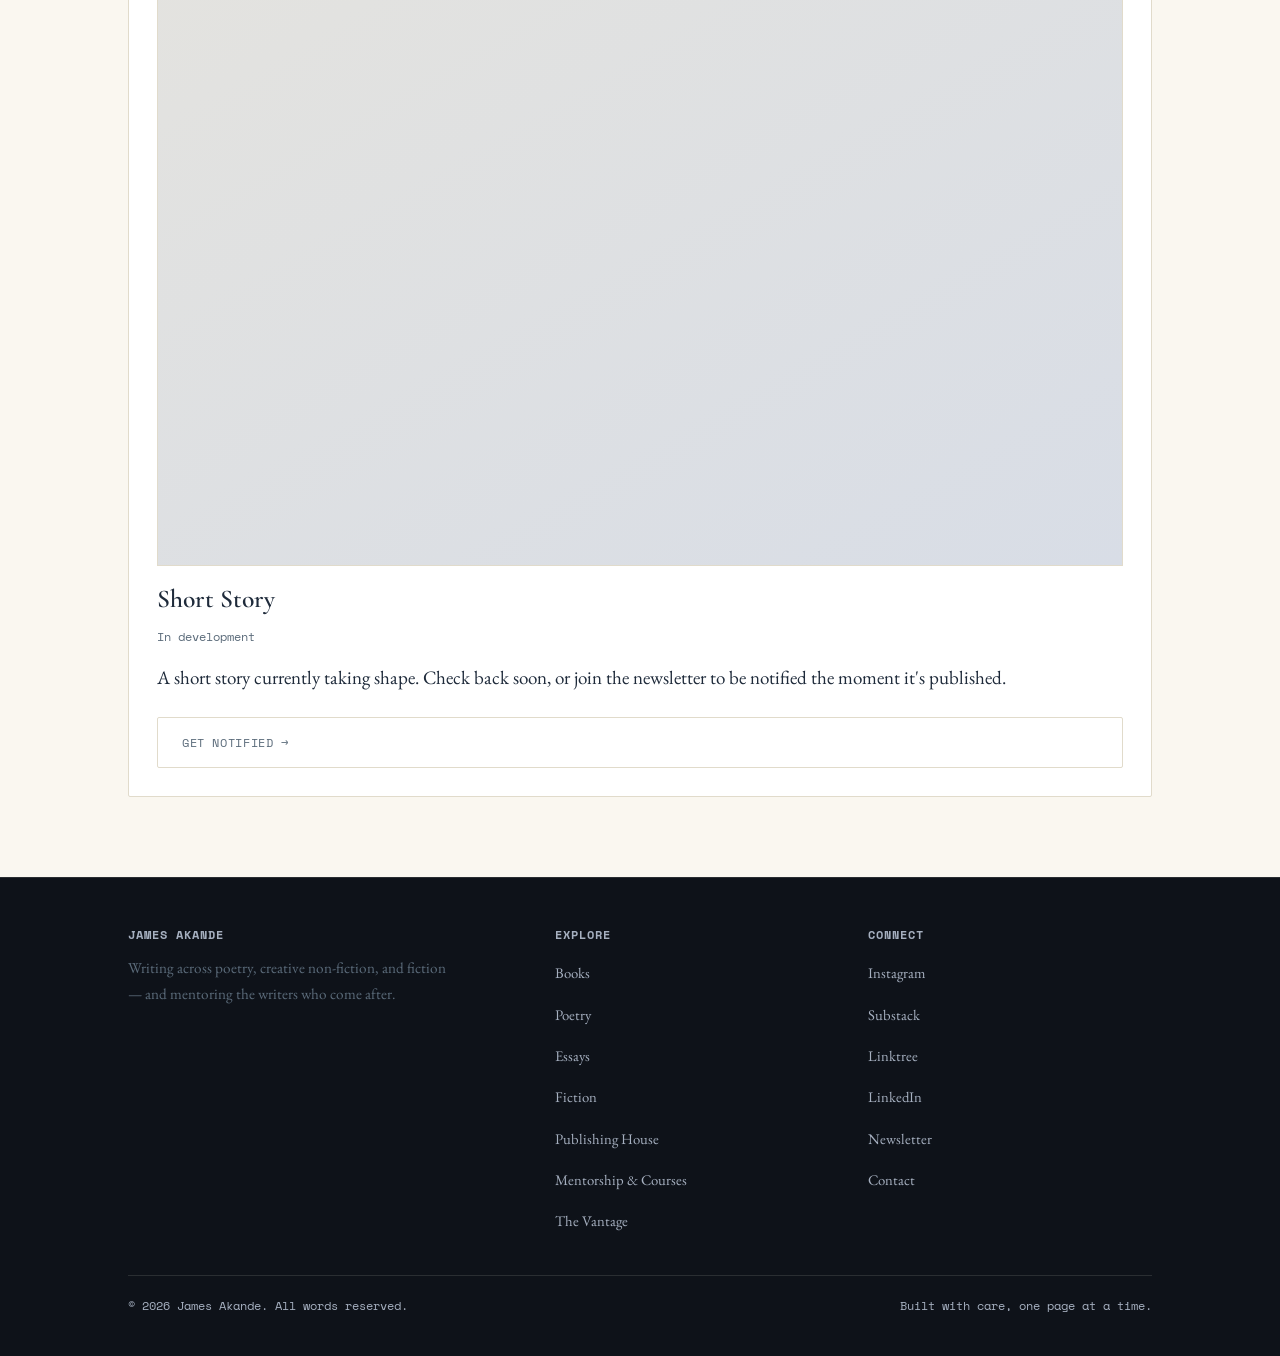
<file: fiction.html>
<!DOCTYPE html>

<html lang="en">
<head>
<meta charset="utf-8"/>
<meta content="width=device-width, initial-scale=1.0" name="viewport"/>
<title>Fiction — James Akande</title>
<meta content="Short fiction by James Akande." name="description"/>
<link href="style.css" rel="stylesheet"/>
</head>
<body>
<header class="site-header">
<div class="nav-wrap">
<a class="brand" href="index.html">James "TheDescriptor" Akande<span class="brand-sub">Writer &amp; Storyteller</span></a>
<button aria-label="Toggle navigation" aria-expanded="false" class="nav-toggle">
  <svg class="icon-menu" viewBox="0 0 24 24" fill="none" stroke="currentColor" stroke-width="1.8" stroke-linecap="round"><path d="M4 7h16M4 12h16M4 17h16"/></svg>
  <svg class="icon-close" viewBox="0 0 24 24" fill="none" stroke="currentColor" stroke-width="1.8" stroke-linecap="round"><path d="M6 6l12 12M18 6L6 18"/></svg>
</button>
<nav>
<ul class="nav-links">
<li><a href="index.html">Home</a></li>
<li><a href="books.html">Books</a></li>
<li class="nav-item--dropdown">
<button type="button" class="nav-group-label" aria-expanded="false">Poetry &amp; Essays</button>
<ul class="nav-dropdown">
<li><a href="poetry.html">Poetry</a></li>
<li><a href="essays.html">Essays</a></li>
</ul>
</li>
<li><a aria-current="page" href="fiction.html">Fiction</a></li>
<li><a href="publishing-house.html">Publishing House</a></li>
<li><a href="mentorship.html">Mentorship &amp; Courses</a></li>
<li><a href="the-vantage.html">The Vantage</a></li>
<li><a href="newsletter.html">Newsletter</a></li>
<li><a href="contact.html">Contact</a></li>
</ul>
</nav>
</div>
</header>
<main>
<section class="hero" style="padding-bottom:20px;">
<div class="container">
<span class="eyebrow">Fiction</span>
<h1>Occasional stories, imagined whole.</h1>
<p class="lead" style="max-width:640px;">Fiction is the newest room in the house — I step into it occasionally, when a story insists on being told through characters rather than confession. Short stories will live here as they're finished.</p>
</div>
</section>
<section class="section">
<div class="container">
<div class="coming-soon-banner">This page is just getting started — first short story coming soon.</div>
<div class="card-grid">
<div class="card">
<span class="tag">Short Story · Coming Soon</span>
<div class="card-cover"></div>
<h3>Short Story</h3>
<p class="meta">In development</p>
<p>A short story currently taking shape. Check back soon, or join the newsletter to be notified the moment it's published.</p>
<a class="btn btn--ghost" href="newsletter.html" style="margin-top:auto;">Get notified →</a>
</div>
</div>
</div>
</section>
</main>
<footer class="site-footer">
<div class="container">
<div class="footer-grid">
<div>
<h4>James Akande</h4>
<p style="max-width:320px; color:var(--color-ink-soft); font-size:0.95rem;">Writing across poetry, creative non-fiction, and fiction — and mentoring the writers who come after.</p>
</div>
<div>
<h4>Explore</h4>
<ul>
<li><a href="books.html">Books</a></li>
<li><a href="poetry.html">Poetry</a></li>
<li><a href="essays.html">Essays</a></li>
<li><a aria-current="page" href="fiction.html">Fiction</a></li>
<li><a href="publishing-house.html">Publishing House</a></li>
<li><a href="mentorship.html">Mentorship &amp; Courses</a></li>
<li><a href="the-vantage.html">The Vantage</a></li>
</ul>
</div>
<div>
<h4>Connect</h4>
<ul>
<li><a href="https://www.instagram.com/thejamesakande" rel="noopener" target="_blank">Instagram</a></li>
<li><a href="https://bathroomthoughts.substack.com" rel="noopener" target="_blank">Substack</a></li><li><a href="https://linktr.ee/thedescriptorwrites" rel="noopener" target="_blank">Linktree</a></li>
<li><a href="https://www.linkedin.com/in/olatunde-james-akande" rel="noopener" target="_blank">LinkedIn</a></li>
<li><a href="newsletter.html">Newsletter</a></li>
<li><a href="contact.html">Contact</a></li>
</ul>
</div>
</div>
<div class="footer-bottom">
<span>© 2026 James Akande. All words reserved.</span>
<span>Built with care, one page at a time.</span>
</div>
</div>
</footer>
<script src="script.js"></script>
</body>
</html>
</file>
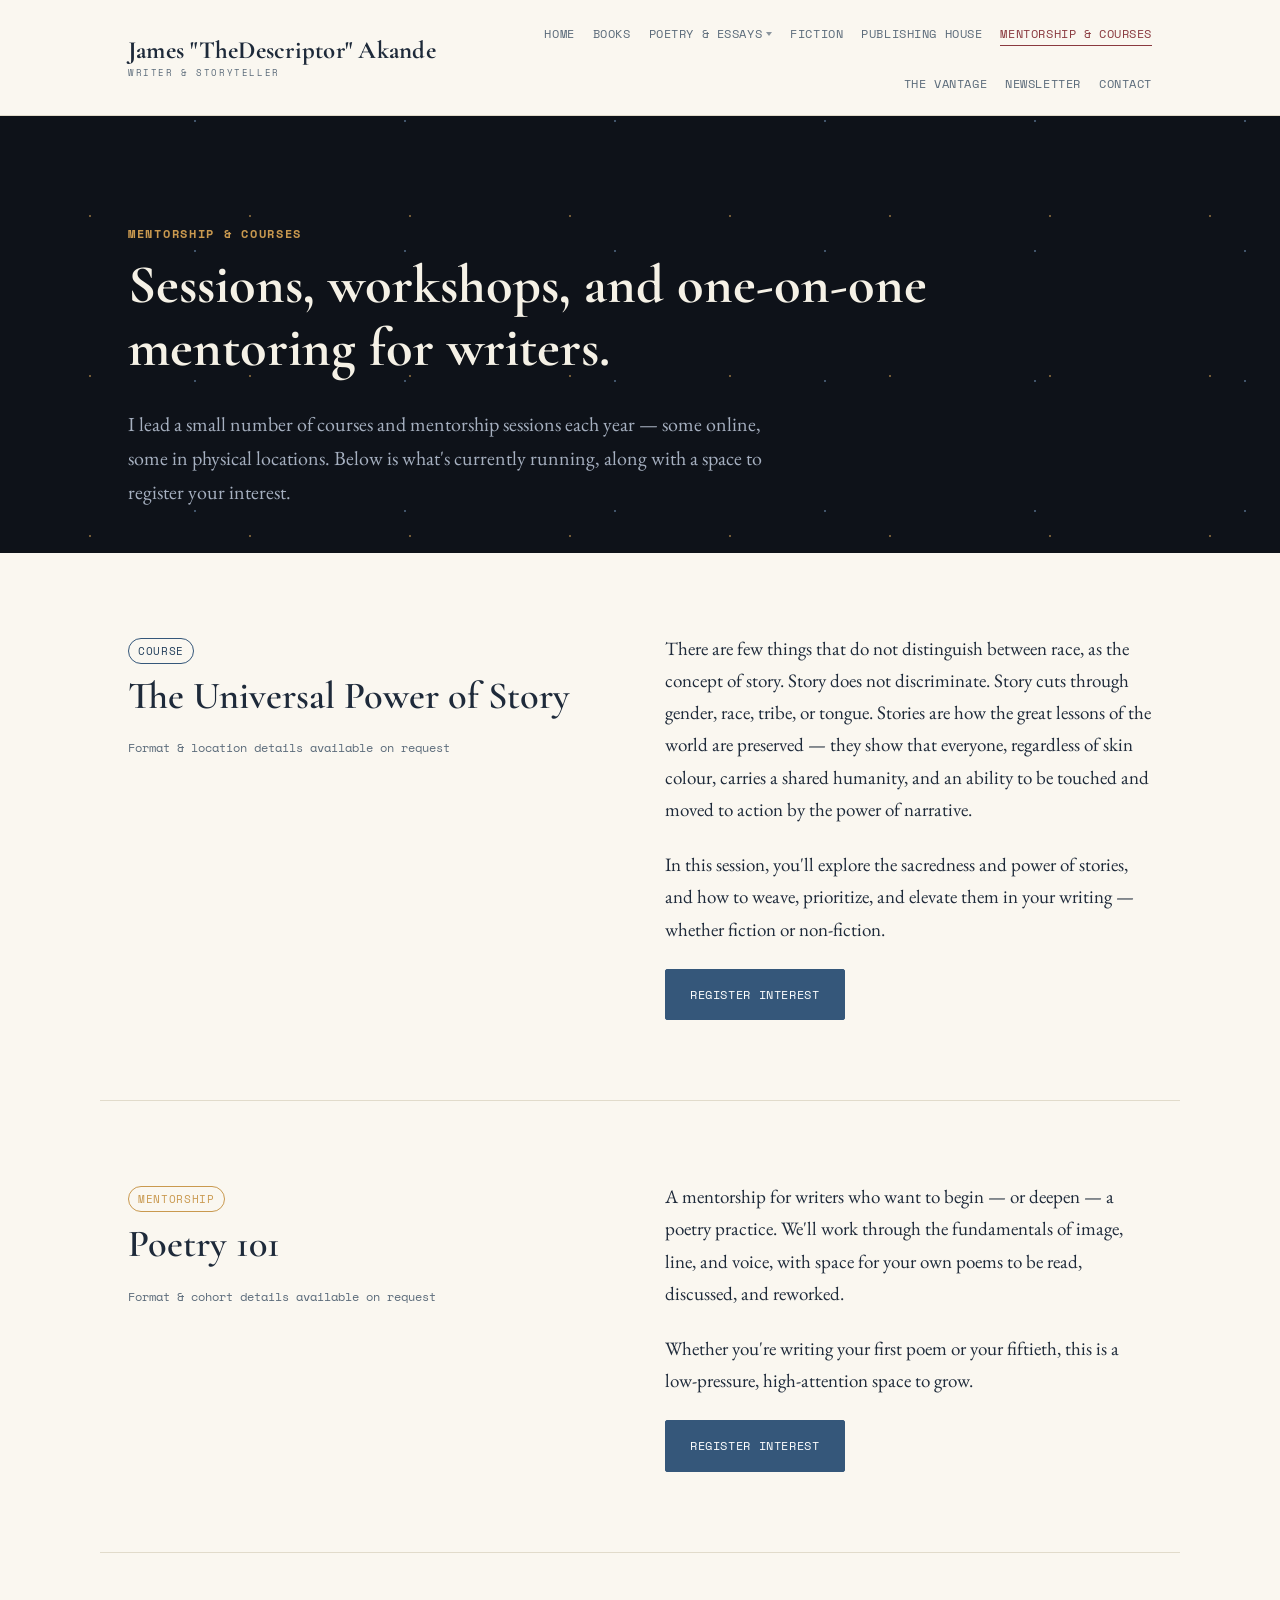
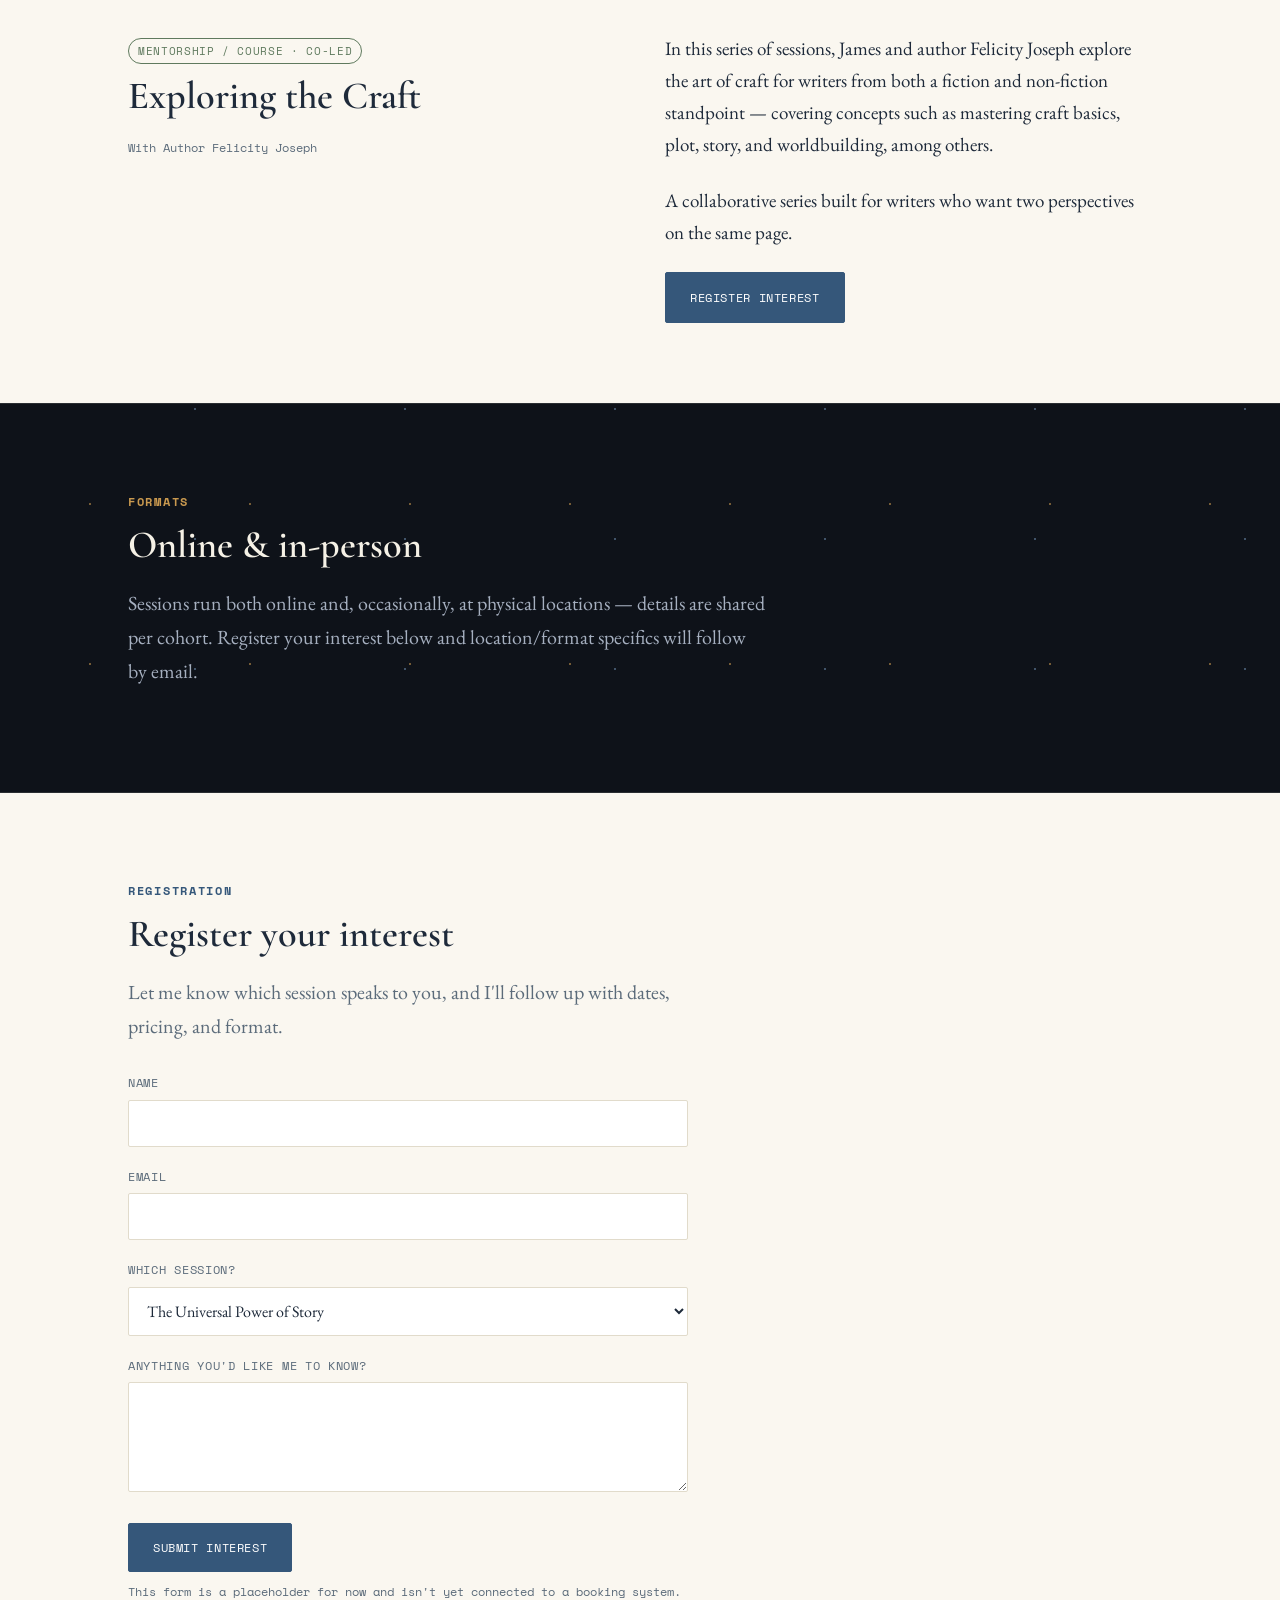
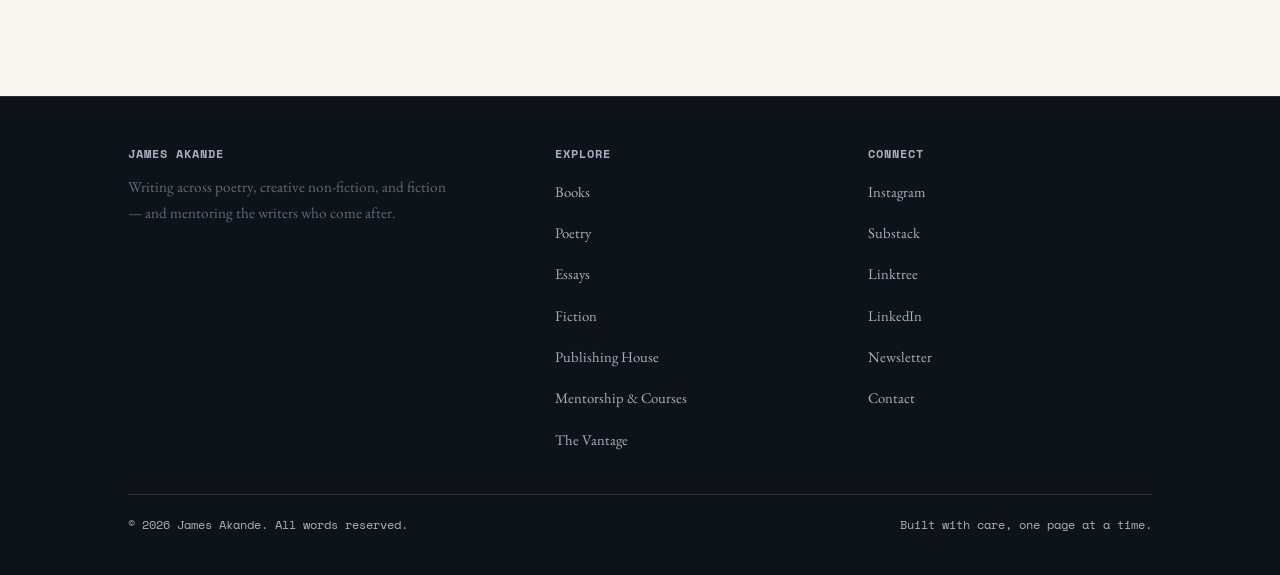
<file: mentorship.html>
<!DOCTYPE html>

<html lang="en">
<head>
<meta charset="utf-8"/>
<meta content="width=device-width, initial-scale=1.0" name="viewport"/>
<title>Mentorship &amp; Courses — James Akande</title>
<meta content="Mentorship sessions, workshops, and courses with James Akande, including The Universal Power of Story, Poetry 101, and Exploring the Craft." name="description"/>
<link href="style.css" rel="stylesheet"/>
</head>
<body>
<header class="site-header">
<div class="nav-wrap">
<a class="brand" href="index.html">James "TheDescriptor" Akande<span class="brand-sub">Writer &amp; Storyteller</span></a>
<button aria-label="Toggle navigation" class="nav-toggle">Menu</button>
<nav>
<ul class="nav-links">
<li><a href="index.html">Home</a></li>
<li><a href="books.html">Books</a></li>
<li class="nav-item--dropdown">
<span class="nav-group-label">Poetry &amp; Essays</span>
<ul class="nav-dropdown">
<li><a href="poetry.html">Poetry</a></li>
<li><a href="essays.html">Essays</a></li>
</ul>
</li>
<li><a href="fiction.html">Fiction</a></li>
<li><a href="publishing-house.html">Publishing House</a></li>
<li><a aria-current="page" href="mentorship.html">Mentorship &amp; Courses</a></li>
<li><a href="the-vantage.html">The Vantage</a></li>
<li><a href="newsletter.html">Newsletter</a></li>
<li><a href="contact.html">Contact</a></li>
</ul>
</nav>
</div>
</header>
<main>
<section class="hero" style="padding-bottom:20px;">
<div class="container">
<span class="eyebrow">Mentorship &amp; Courses</span>
<h1>Sessions, workshops, and one-on-one mentoring for writers.</h1>
<p class="lead" style="max-width:640px;">I lead a small number of courses and mentorship sessions each year — some online, some in physical locations. Below is what's currently running, along with a space to register your interest.</p>
</div>
</section>
<!-- COURSE 1 -->
<section class="section" id="universal-power-of-story">
<div class="container">
<div class="two-col">
<div>
<span class="tag tag--accent">Course</span>
<h2>The Universal Power of Story</h2>
<p class="meta">Format &amp; location details available on request</p>
</div>
<div>
<p>There are few things that do not distinguish between race, as the concept of story. Story does not discriminate. Story cuts through gender, race, tribe, or tongue. Stories are how the great lessons of the world are preserved — they show that everyone, regardless of skin colour, carries a shared humanity, and an ability to be touched and moved to action by the power of narrative.</p>
<p>In this session, you'll explore the sacredness and power of stories, and how to weave, prioritize, and elevate them in your writing — whether fiction or non-fiction.</p>
<a class="btn btn--accent" href="#register">Register Interest</a>
</div>
</div>
</div>
</section>
<hr class="rule" style="max-width:1080px; margin:0 auto;"/>
<!-- COURSE 2 -->
<section class="section" id="poetry-101">
<div class="container">
<div class="two-col">
<div>
<span class="tag tag--gold">Mentorship</span>
<h2>Poetry 101</h2>
<p class="meta">Format &amp; cohort details available on request</p>
</div>
<div>
<p>A mentorship for writers who want to begin — or deepen — a poetry practice. We'll work through the fundamentals of image, line, and voice, with space for your own poems to be read, discussed, and reworked.</p>
<p>Whether you're writing your first poem or your fiftieth, this is a low-pressure, high-attention space to grow.</p>
<a class="btn btn--accent" href="#register">Register Interest</a>
</div>
</div>
</div>
</section>
<hr class="rule" style="max-width:1080px; margin:0 auto;"/>
<!-- COURSE 3 -->
<section class="section" id="exploring-the-craft">
<div class="container">
<div class="two-col">
<div>
<span class="tag">Mentorship / Course · Co-led</span>
<h2>Exploring the Craft</h2>
<p class="meta">With Author Felicity Joseph</p>
</div>
<div>
<p>In this series of sessions, James and author Felicity Joseph explore the art of craft for writers from both a fiction and non-fiction standpoint — covering concepts such as mastering craft basics, plot, story, and worldbuilding, among others.</p>
<p>A collaborative series built for writers who want two perspectives on the same page.</p>
<a class="btn btn--accent" href="#register">Register Interest</a>
</div>
</div>
</div>
</section>
<!-- LOCATIONS -->
<section class="section section--deep">
<div class="container">
<span class="eyebrow">Formats</span>
<h2>Online &amp; in-person</h2>
<p class="lead" style="max-width:640px;">Sessions run both online and, occasionally, at physical locations — details are shared per cohort. Register your interest below and location/format specifics will follow by email.</p>
</div>
</section>
<!-- REGISTRATION -->
<section class="section" id="register">
<div class="container">
<span class="eyebrow">Registration</span>
<h2>Register your interest</h2>
<p class="lead" style="max-width:600px; margin-bottom:30px;">Let me know which session speaks to you, and I'll follow up with dates, pricing, and format.</p>
<form class="form" data-placeholder-form="">
<div class="form-row">
<label for="reg-name">Name</label>
<input id="reg-name" name="name" required="" type="text"/>
</div>
<div class="form-row">
<label for="reg-email">Email</label>
<input id="reg-email" name="email" required="" type="email"/>
</div>
<div class="form-row">
<label for="reg-session">Which session?</label>
<select id="reg-session" name="session">
<option>The Universal Power of Story</option>
<option>Poetry 101</option>
<option>Exploring the Craft (with Felicity Joseph)</option>
<option>Not sure yet — tell me more</option>
</select>
</div>
<div class="form-row">
<label for="reg-note">Anything you'd like me to know?</label>
<textarea id="reg-note" name="note" rows="4"></textarea>
</div>
<button class="btn btn--accent" type="submit">Submit Interest</button>
<p class="form-success" style="display:none; margin-top:16px; color:var(--color-forest);">Thank you — this form isn't wired to a live service yet, but your details would land in my inbox here.</p>
<p class="form-note">This form is a placeholder for now and isn't yet connected to a booking system.</p>
</form>
</div>
</section>
</main>
<footer class="site-footer">
<div class="container">
<div class="footer-grid">
<div>
<h4>James Akande</h4>
<p style="max-width:320px; color:var(--color-ink-soft); font-size:0.95rem;">Writing across poetry, creative non-fiction, and fiction — and mentoring the writers who come after.</p>
</div>
<div>
<h4>Explore</h4>
<ul>
<li><a href="books.html">Books</a></li>
<li><a href="poetry.html">Poetry</a></li>
<li><a href="essays.html">Essays</a></li>
<li><a href="fiction.html">Fiction</a></li>
<li><a href="publishing-house.html">Publishing House</a></li>
<li><a href="mentorship.html">Mentorship &amp; Courses</a></li>
<li><a href="the-vantage.html">The Vantage</a></li>
</ul>
</div>
<div>
<h4>Connect</h4>
<ul>
<li><a href="https://www.instagram.com/thejamesakande" rel="noopener" target="_blank">Instagram</a></li>
<li><a href="https://bathroomthoughts.substack.com" rel="noopener" target="_blank">Substack</a></li><li><a href="https://linktr.ee/thedescriptorwrites" rel="noopener" target="_blank">Linktree</a></li>
<li><a href="https://www.linkedin.com/in/olatunde-james-akande" rel="noopener" target="_blank">LinkedIn</a></li>
<li><a href="newsletter.html">Newsletter</a></li>
<li><a href="contact.html">Contact</a></li>
</ul>
</div>
</div>
<div class="footer-bottom">
<span>© 2026 James Akande. All words reserved.</span>
<span>Built with care, one page at a time.</span>
</div>
</div>
</footer>
<script src="script.js"></script>
</body>
</html>
</file>
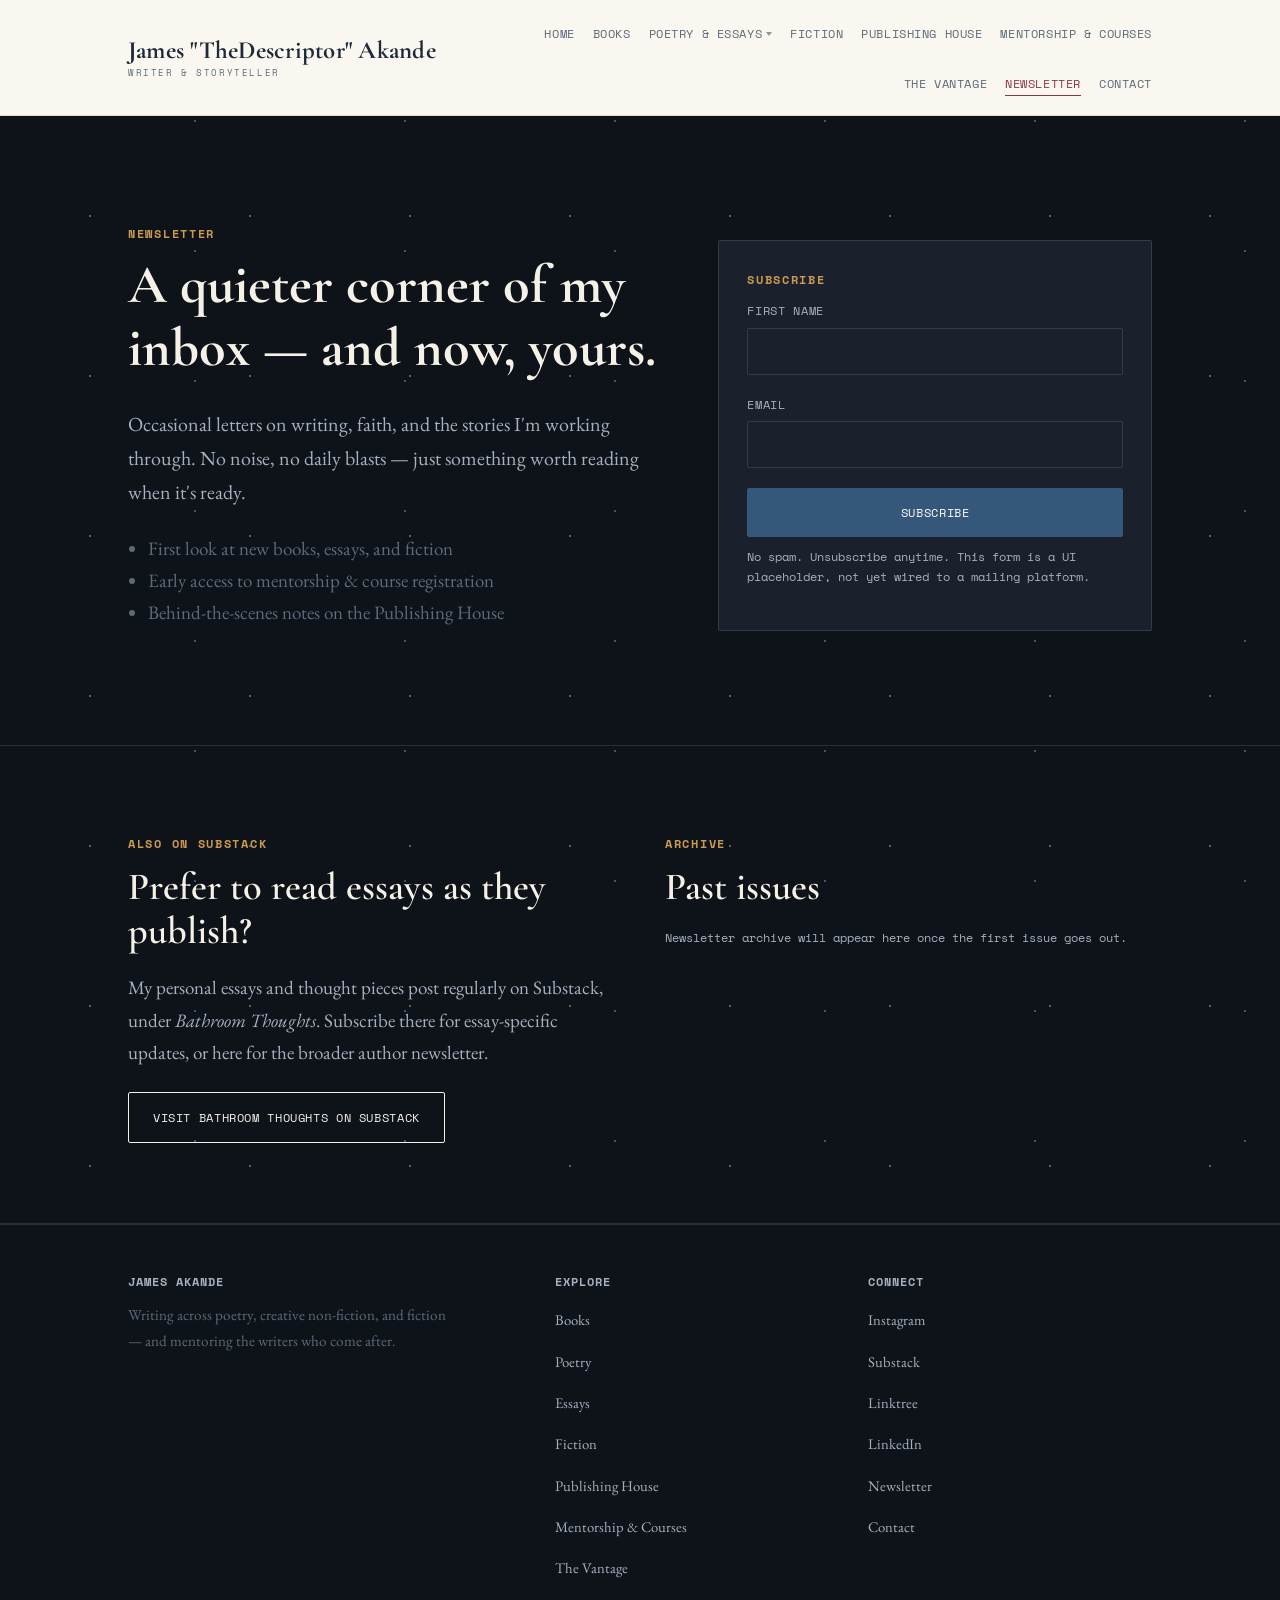
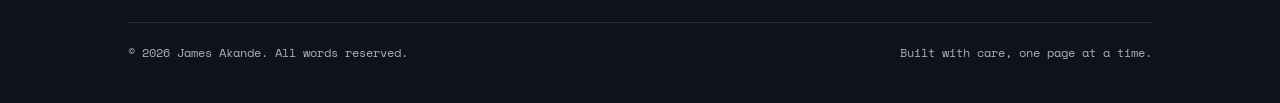
<file: newsletter.html>
<!DOCTYPE html>

<html lang="en">
<head>
<meta charset="utf-8"/>
<meta content="width=device-width, initial-scale=1.0" name="viewport"/>
<title>Newsletter — James Akande</title>
<meta content="Subscribe to the James Akande author newsletter." name="description"/>
<link href="style.css" rel="stylesheet"/>
</head>
<body>
<header class="site-header">
<div class="nav-wrap">
<a class="brand" href="index.html">James "TheDescriptor" Akande<span class="brand-sub">Writer &amp; Storyteller</span></a>
<button aria-label="Toggle navigation" class="nav-toggle">Menu</button>
<nav>
<ul class="nav-links">
<li><a href="index.html">Home</a></li>
<li><a href="books.html">Books</a></li>
<li class="nav-item--dropdown">
<span class="nav-group-label">Poetry &amp; Essays</span>
<ul class="nav-dropdown">
<li><a href="poetry.html">Poetry</a></li>
<li><a href="essays.html">Essays</a></li>
</ul>
</li>
<li><a href="fiction.html">Fiction</a></li>
<li><a href="publishing-house.html">Publishing House</a></li>
<li><a href="mentorship.html">Mentorship &amp; Courses</a></li>
<li><a href="the-vantage.html">The Vantage</a></li>
<li><a aria-current="page" href="newsletter.html">Newsletter</a></li>
<li><a href="contact.html">Contact</a></li>
</ul>
</nav>
</div>
</header>
<main>
<section class="hero">
<div class="container hero-grid">
<div>
<span class="eyebrow">Newsletter</span>
<h1>A quieter corner of my inbox — and now, yours.</h1>
<p class="lead">Occasional letters on writing, faith, and the stories I'm working through. No noise, no daily blasts — just something worth reading when it's ready.</p>
<ul style="color:var(--color-ink-soft); padding-left:20px; margin-bottom:26px;">
<li>First look at new books, essays, and fiction</li>
<li>Early access to mentorship &amp; course registration</li>
<li>Behind-the-scenes notes on the Publishing House</li>
</ul>
</div>
<div>
<div class="card">
<span class="eyebrow">Subscribe</span>
<form class="form" data-placeholder-form="">
<div class="form-row">
<label for="nl-name">First name</label>
<input id="nl-name" name="name" type="text"/>
</div>
<div class="form-row">
<label for="nl-email">Email</label>
<input id="nl-email" name="email" required="" type="email"/>
</div>
<button class="btn btn--accent" style="width:100%;" type="submit">Subscribe</button>
<p class="form-success" style="display:none; margin-top:16px; color:var(--color-forest);">Thank you for subscribing — this form isn't connected to a live email service yet, but this is where your welcome note would go.</p>
<p class="form-note">No spam. Unsubscribe anytime. This form is a UI placeholder, not yet wired to a mailing platform.</p>
</form>
</div>
</div>
</div>
</section>
<section class="section section--deep">
<div class="container two-col">
<div>
<span class="eyebrow">Also on Substack</span>
<h2>Prefer to read essays as they publish?</h2>
<p>My personal essays and thought pieces post regularly on Substack, under <em>Bathroom Thoughts</em>. Subscribe there for essay-specific updates, or here for the broader author newsletter.</p>
<a class="btn btn--ghost" href="https://bathroomthoughts.substack.com" rel="noopener" target="_blank">Visit Bathroom Thoughts on Substack</a>
</div>
<div>
<span class="eyebrow">Archive</span>
<h2>Past issues</h2>
<p class="form-note">Newsletter archive will appear here once the first issue goes out.</p>
</div>
</div>
</section>
</main>
<footer class="site-footer">
<div class="container">
<div class="footer-grid">
<div>
<h4>James Akande</h4>
<p style="max-width:320px; color:var(--color-ink-soft); font-size:0.95rem;">Writing across poetry, creative non-fiction, and fiction — and mentoring the writers who come after.</p>
</div>
<div>
<h4>Explore</h4>
<ul>
<li><a href="books.html">Books</a></li>
<li><a href="poetry.html">Poetry</a></li>
<li><a href="essays.html">Essays</a></li>
<li><a href="fiction.html">Fiction</a></li>
<li><a href="publishing-house.html">Publishing House</a></li>
<li><a href="mentorship.html">Mentorship &amp; Courses</a></li>
<li><a href="the-vantage.html">The Vantage</a></li>
</ul>
</div>
<div>
<h4>Connect</h4>
<ul>
<li><a href="https://www.instagram.com/thejamesakande" rel="noopener" target="_blank">Instagram</a></li>
<li><a href="https://bathroomthoughts.substack.com" rel="noopener" target="_blank">Substack</a></li><li><a href="https://linktr.ee/thedescriptorwrites" rel="noopener" target="_blank">Linktree</a></li>
<li><a href="https://www.linkedin.com/in/olatunde-james-akande" rel="noopener" target="_blank">LinkedIn</a></li>
<li><a href="newsletter.html">Newsletter</a></li>
<li><a href="contact.html">Contact</a></li>
</ul>
</div>
</div>
<div class="footer-bottom">
<span>© 2026 James Akande. All words reserved.</span>
<span>Built with care, one page at a time.</span>
</div>
</div>
</footer>
<script src="script.js"></script>
</body>
</html>
</file>
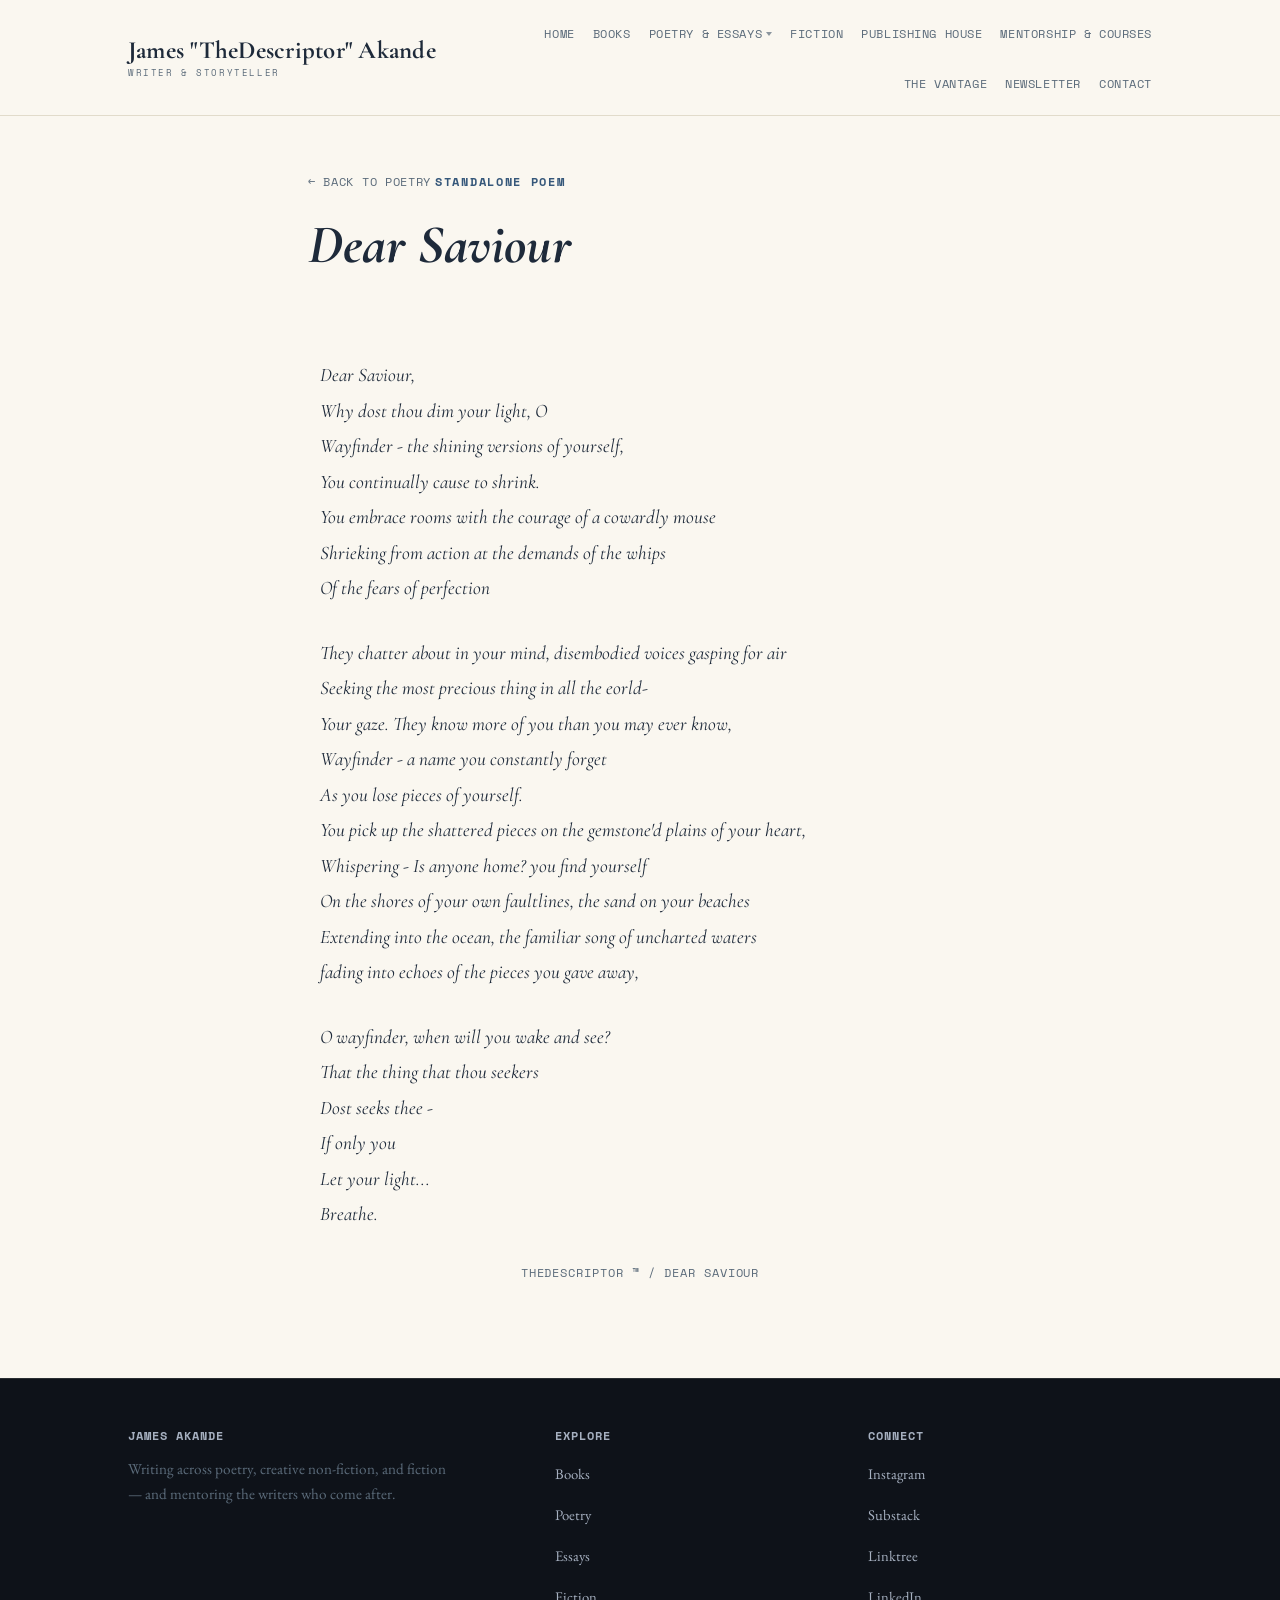
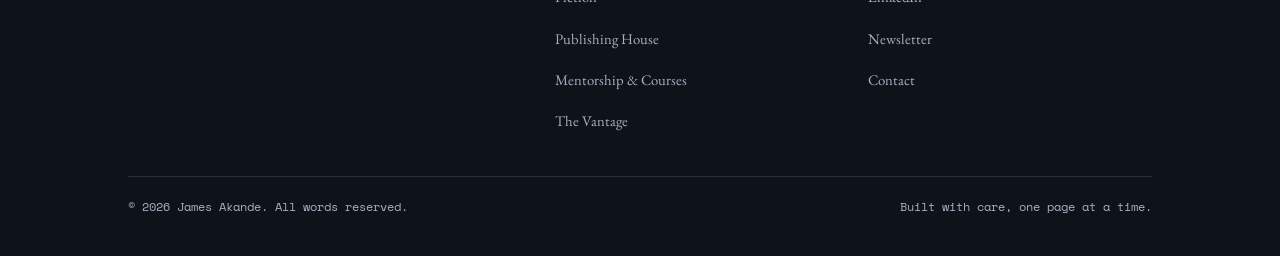
<file: poem-dear-saviour.html>
<!DOCTYPE html>
<html lang="en">
<head>
<meta charset="utf-8"/>
<meta content="width=device-width, initial-scale=1.0" name="viewport"/>
<title>Dear Saviour — James Akande</title>
<meta content="Dear Saviour — a standalone poem by James Akande." name="description"/>
<link href="style.css" rel="stylesheet"/>
</head>
<body>
<header class="site-header">
<div class="nav-wrap">
<a class="brand" href="index.html">James "TheDescriptor" Akande<span class="brand-sub">Writer &amp; Storyteller</span></a>
<button aria-label="Toggle navigation" aria-expanded="false" class="nav-toggle">
  <svg class="icon-menu" viewBox="0 0 24 24" fill="none" stroke="currentColor" stroke-width="1.8" stroke-linecap="round"><path d="M4 7h16M4 12h16M4 17h16"/></svg>
  <svg class="icon-close" viewBox="0 0 24 24" fill="none" stroke="currentColor" stroke-width="1.8" stroke-linecap="round"><path d="M6 6l12 12M18 6L6 18"/></svg>
</button>
<nav>
<ul class="nav-links">
<li><a href="index.html">Home</a></li>
<li><a href="books.html">Books</a></li>
<li class="nav-item--dropdown">
<button type="button" class="nav-group-label" aria-expanded="false">Poetry &amp; Essays</button>
<ul class="nav-dropdown">
<li><a href="poetry.html">Poetry</a></li>
<li><a href="essays.html">Essays</a></li>
</ul>
</li>
<li><a href="fiction.html">Fiction</a></li>
<li><a href="publishing-house.html">Publishing House</a></li>
<li><a href="mentorship.html">Mentorship &amp; Courses</a></li>
<li><a href="the-vantage.html">The Vantage</a></li>
<li><a href="newsletter.html">Newsletter</a></li>
<li><a href="contact.html">Contact</a></li>
</ul>
</nav>
</div>
</header>
<main>
<section class="section" style="padding-top:48px;">
<div class="container" style="max-width:720px;">
  <a class="poem-back" href="poetry.html">← Back to Poetry</a>
  <span class="eyebrow">Standalone poem</span>
  <h1 style="font-style:italic; margin-bottom:1.5em;">Dear Saviour</h1>
  <div class="poem-body">
    <p>
      Dear Saviour,<br/>
      Why dost thou dim your light, O<br/>
      Wayfinder - the shining versions of yourself,<br/>
      You continually cause to shrink.<br/>
      You embrace rooms with the courage of a cowardly mouse<br/>
      Shrieking from action at the demands of the whips<br/>
      Of the fears of perfection
    </p>
    <p>
      They chatter about in your mind, disembodied voices gasping for air<br/>
      Seeking the most precious thing in all the eorld-<br/>
      Your gaze. They know more of you than you may ever know,<br/>
      Wayfinder - a name you constantly forget<br/>
      As you lose pieces of yourself.<br/>
      You pick up the shattered pieces on the gemstone'd plains of your heart,<br/>
      Whispering - Is anyone home? you find yourself<br/>
      On the shores of your own faultlines, the sand on your beaches<br/>
      Extending into the ocean, the familiar song of uncharted waters<br/>
      fading into echoes of the pieces you gave away,
    </p>
    <p>
      O wayfinder, when will you wake and see?<br/>
      That the thing that thou seekers<br/>
      Dost seeks thee -<br/>
      If only you<br/>
      Let your light...<br/>
      Breathe.
    </p>
  </div>
  <p class="poem-meta">TheDescriptor ™ / Dear Saviour</p>
</div>
</section>
</main>
<footer class="site-footer">
<div class="container">
<div class="footer-grid">
<div>
<h4>James Akande</h4>
<p style="max-width:320px; color:var(--color-ink-soft); font-size:0.95rem;">Writing across poetry, creative non-fiction, and fiction — and mentoring the writers who come after.</p>
</div>
<div>
<h4>Explore</h4>
<ul>
<li><a href="books.html">Books</a></li>
<li><a href="poetry.html">Poetry</a></li>
<li><a href="essays.html">Essays</a></li>
<li><a href="fiction.html">Fiction</a></li>
<li><a href="publishing-house.html">Publishing House</a></li>
<li><a href="mentorship.html">Mentorship &amp; Courses</a></li>
<li><a href="the-vantage.html">The Vantage</a></li>
</ul>
</div>
<div>
<h4>Connect</h4>
<ul>
<li><a href="https://www.instagram.com/thejamesakande" rel="noopener" target="_blank">Instagram</a></li>
<li><a href="https://bathroomthoughts.substack.com" rel="noopener" target="_blank">Substack</a></li>
<li><a href="https://linktr.ee/thedescriptorwrites" rel="noopener" target="_blank">Linktree</a></li>
<li><a href="https://www.linkedin.com/in/olatunde-james-akande" rel="noopener" target="_blank">LinkedIn</a></li>
<li><a href="newsletter.html">Newsletter</a></li>
<li><a href="contact.html">Contact</a></li>
</ul>
</div>
</div>
<div class="footer-bottom">
<span>© 2026 James Akande. All words reserved.</span>
<span>Built with care, one page at a time.</span>
</div>
</div>
</footer>
<script src="script.js"></script>
</body>
</html>
</file>
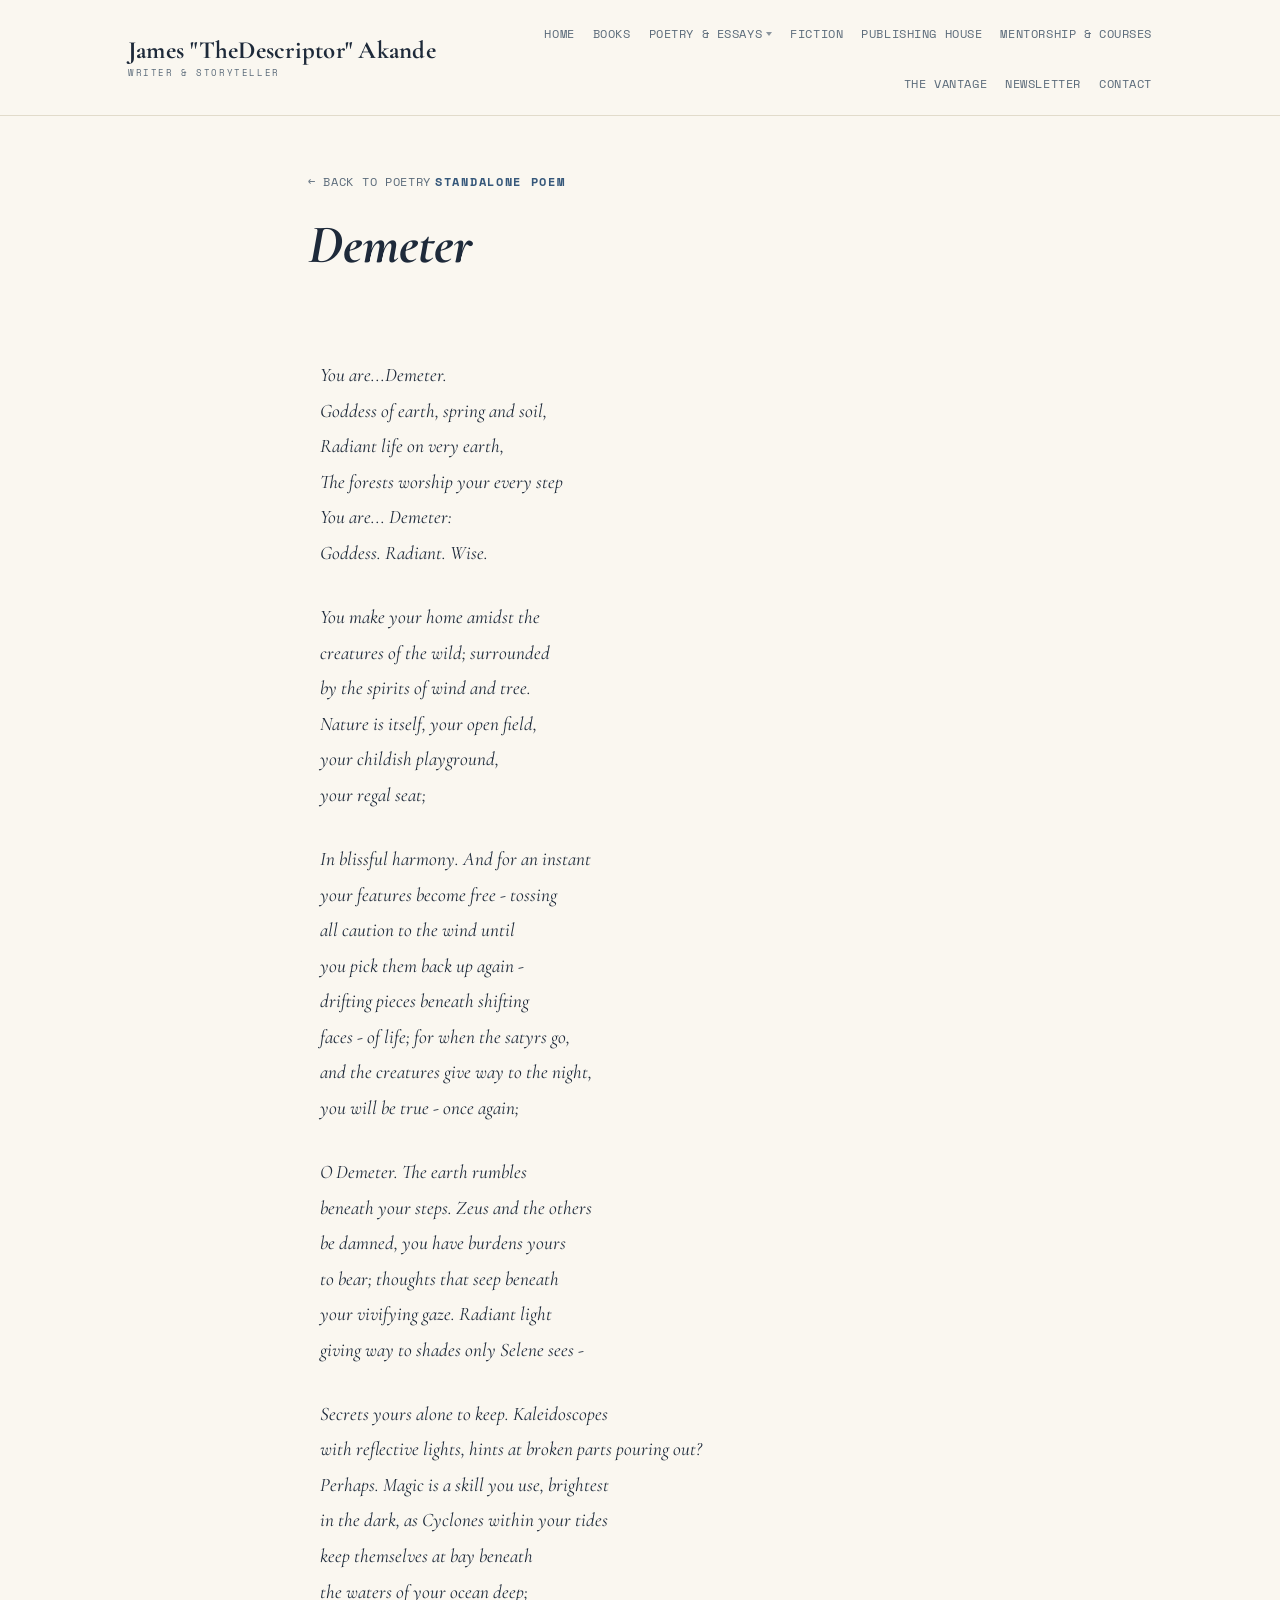
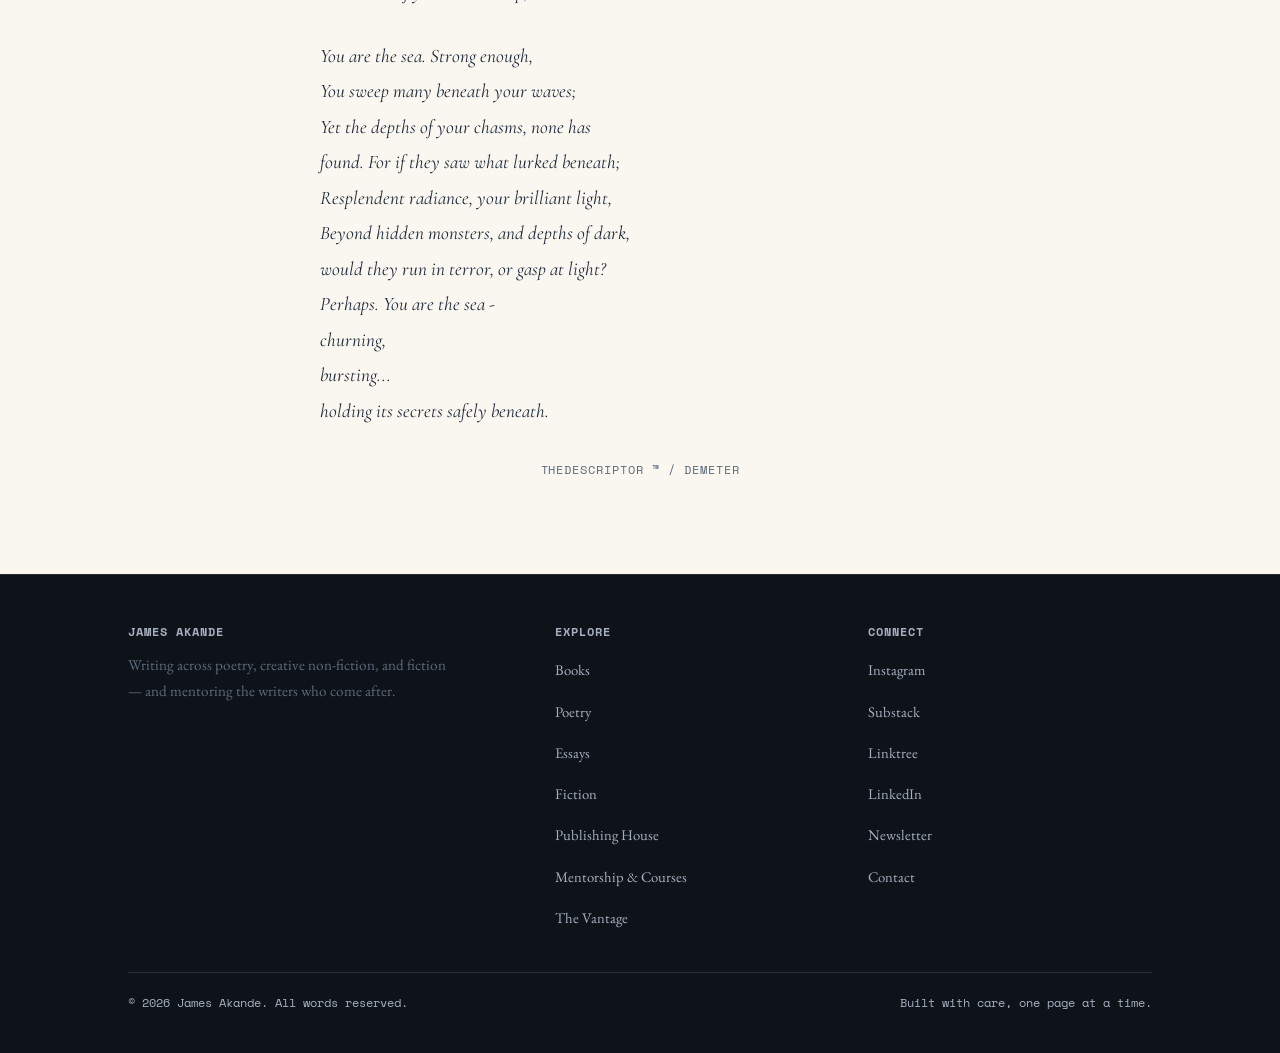
<file: poem-demeter.html>
<!DOCTYPE html>
<html lang="en">
<head>
<meta charset="utf-8"/>
<meta content="width=device-width, initial-scale=1.0" name="viewport"/>
<title>Demeter — James Akande</title>
<meta content="Demeter — a standalone poem by James Akande." name="description"/>
<link href="style.css" rel="stylesheet"/>
</head>
<body>
<header class="site-header">
<div class="nav-wrap">
<a class="brand" href="index.html">James "TheDescriptor" Akande<span class="brand-sub">Writer &amp; Storyteller</span></a>
<button aria-label="Toggle navigation" aria-expanded="false" class="nav-toggle">
  <svg class="icon-menu" viewBox="0 0 24 24" fill="none" stroke="currentColor" stroke-width="1.8" stroke-linecap="round"><path d="M4 7h16M4 12h16M4 17h16"/></svg>
  <svg class="icon-close" viewBox="0 0 24 24" fill="none" stroke="currentColor" stroke-width="1.8" stroke-linecap="round"><path d="M6 6l12 12M18 6L6 18"/></svg>
</button>
<nav>
<ul class="nav-links">
<li><a href="index.html">Home</a></li>
<li><a href="books.html">Books</a></li>
<li class="nav-item--dropdown">
<button type="button" class="nav-group-label" aria-expanded="false">Poetry &amp; Essays</button>
<ul class="nav-dropdown">
<li><a href="poetry.html">Poetry</a></li>
<li><a href="essays.html">Essays</a></li>
</ul>
</li>
<li><a href="fiction.html">Fiction</a></li>
<li><a href="publishing-house.html">Publishing House</a></li>
<li><a href="mentorship.html">Mentorship &amp; Courses</a></li>
<li><a href="the-vantage.html">The Vantage</a></li>
<li><a href="newsletter.html">Newsletter</a></li>
<li><a href="contact.html">Contact</a></li>
</ul>
</nav>
</div>
</header>
<main>
<section class="section" style="padding-top:48px;">
<div class="container" style="max-width:720px;">
  <a class="poem-back" href="poetry.html">← Back to Poetry</a>
  <span class="eyebrow">Standalone poem</span>
  <h1 style="font-style:italic; margin-bottom:1.5em;">Demeter</h1>
  <div class="poem-body">
    <p>
      You are...Demeter.<br/>
      Goddess of earth, spring and soil,<br/>
      Radiant life on very earth,<br/>
      The forests worship your every step<br/>
      You are... Demeter:<br/>
      Goddess. Radiant. Wise.
    </p>
    <p>
      You make your home amidst the<br/>
      creatures of the wild; surrounded<br/>
      by the spirits of wind and tree.<br/>
      Nature is itself, your open field,<br/>
      your childish playground,<br/>
      your regal seat;
    </p>
    <p>
      In blissful harmony. And for an instant<br/>
      your features become free - tossing<br/>
      all caution to the wind until<br/>
      you pick them back up again -<br/>
      drifting pieces beneath shifting<br/>
      faces - of life; for when the satyrs go,<br/>
      and the creatures give way to the night,<br/>
      you will be true - once again;
    </p>
    <p>
      O Demeter. The earth rumbles<br/>
      beneath your steps. Zeus and the others<br/>
      be damned, you have burdens yours<br/>
      to bear; thoughts that seep beneath<br/>
      your vivifying gaze. Radiant light<br/>
      giving way to shades only Selene sees -
    </p>
    <p>
      Secrets yours alone to keep. Kaleidoscopes<br/>
      with reflective lights, hints at broken parts pouring out?<br/>
      Perhaps. Magic is a skill you use, brightest<br/>
      in the dark, as Cyclones within your tides<br/>
      keep themselves at bay beneath<br/>
      the waters of your ocean deep;
    </p>
    <p>
      You are the sea. Strong enough,<br/>
      You sweep many beneath your waves;<br/>
      Yet the depths of your chasms, none has<br/>
      found. For if they saw what lurked beneath;<br/>
      Resplendent radiance, your brilliant light,<br/>
      Beyond hidden monsters, and depths of dark,<br/>
      would they run in terror, or gasp at light?<br/>
      Perhaps. You are the sea -<br/>
      churning,<br/>
      bursting...<br/>
      holding its secrets safely beneath.
    </p>
  </div>
  <p class="poem-meta">TheDescriptor ™ / Demeter</p>
</div>
</section>
</main>
<footer class="site-footer">
<div class="container">
<div class="footer-grid">
<div>
<h4>James Akande</h4>
<p style="max-width:320px; color:var(--color-ink-soft); font-size:0.95rem;">Writing across poetry, creative non-fiction, and fiction — and mentoring the writers who come after.</p>
</div>
<div>
<h4>Explore</h4>
<ul>
<li><a href="books.html">Books</a></li>
<li><a href="poetry.html">Poetry</a></li>
<li><a href="essays.html">Essays</a></li>
<li><a href="fiction.html">Fiction</a></li>
<li><a href="publishing-house.html">Publishing House</a></li>
<li><a href="mentorship.html">Mentorship &amp; Courses</a></li>
<li><a href="the-vantage.html">The Vantage</a></li>
</ul>
</div>
<div>
<h4>Connect</h4>
<ul>
<li><a href="https://www.instagram.com/thejamesakande" rel="noopener" target="_blank">Instagram</a></li>
<li><a href="https://bathroomthoughts.substack.com" rel="noopener" target="_blank">Substack</a></li>
<li><a href="https://linktr.ee/thedescriptorwrites" rel="noopener" target="_blank">Linktree</a></li>
<li><a href="https://www.linkedin.com/in/olatunde-james-akande" rel="noopener" target="_blank">LinkedIn</a></li>
<li><a href="newsletter.html">Newsletter</a></li>
<li><a href="contact.html">Contact</a></li>
</ul>
</div>
</div>
<div class="footer-bottom">
<span>© 2026 James Akande. All words reserved.</span>
<span>Built with care, one page at a time.</span>
</div>
</div>
</footer>
<script src="script.js"></script>
</body>
</html>
</file>
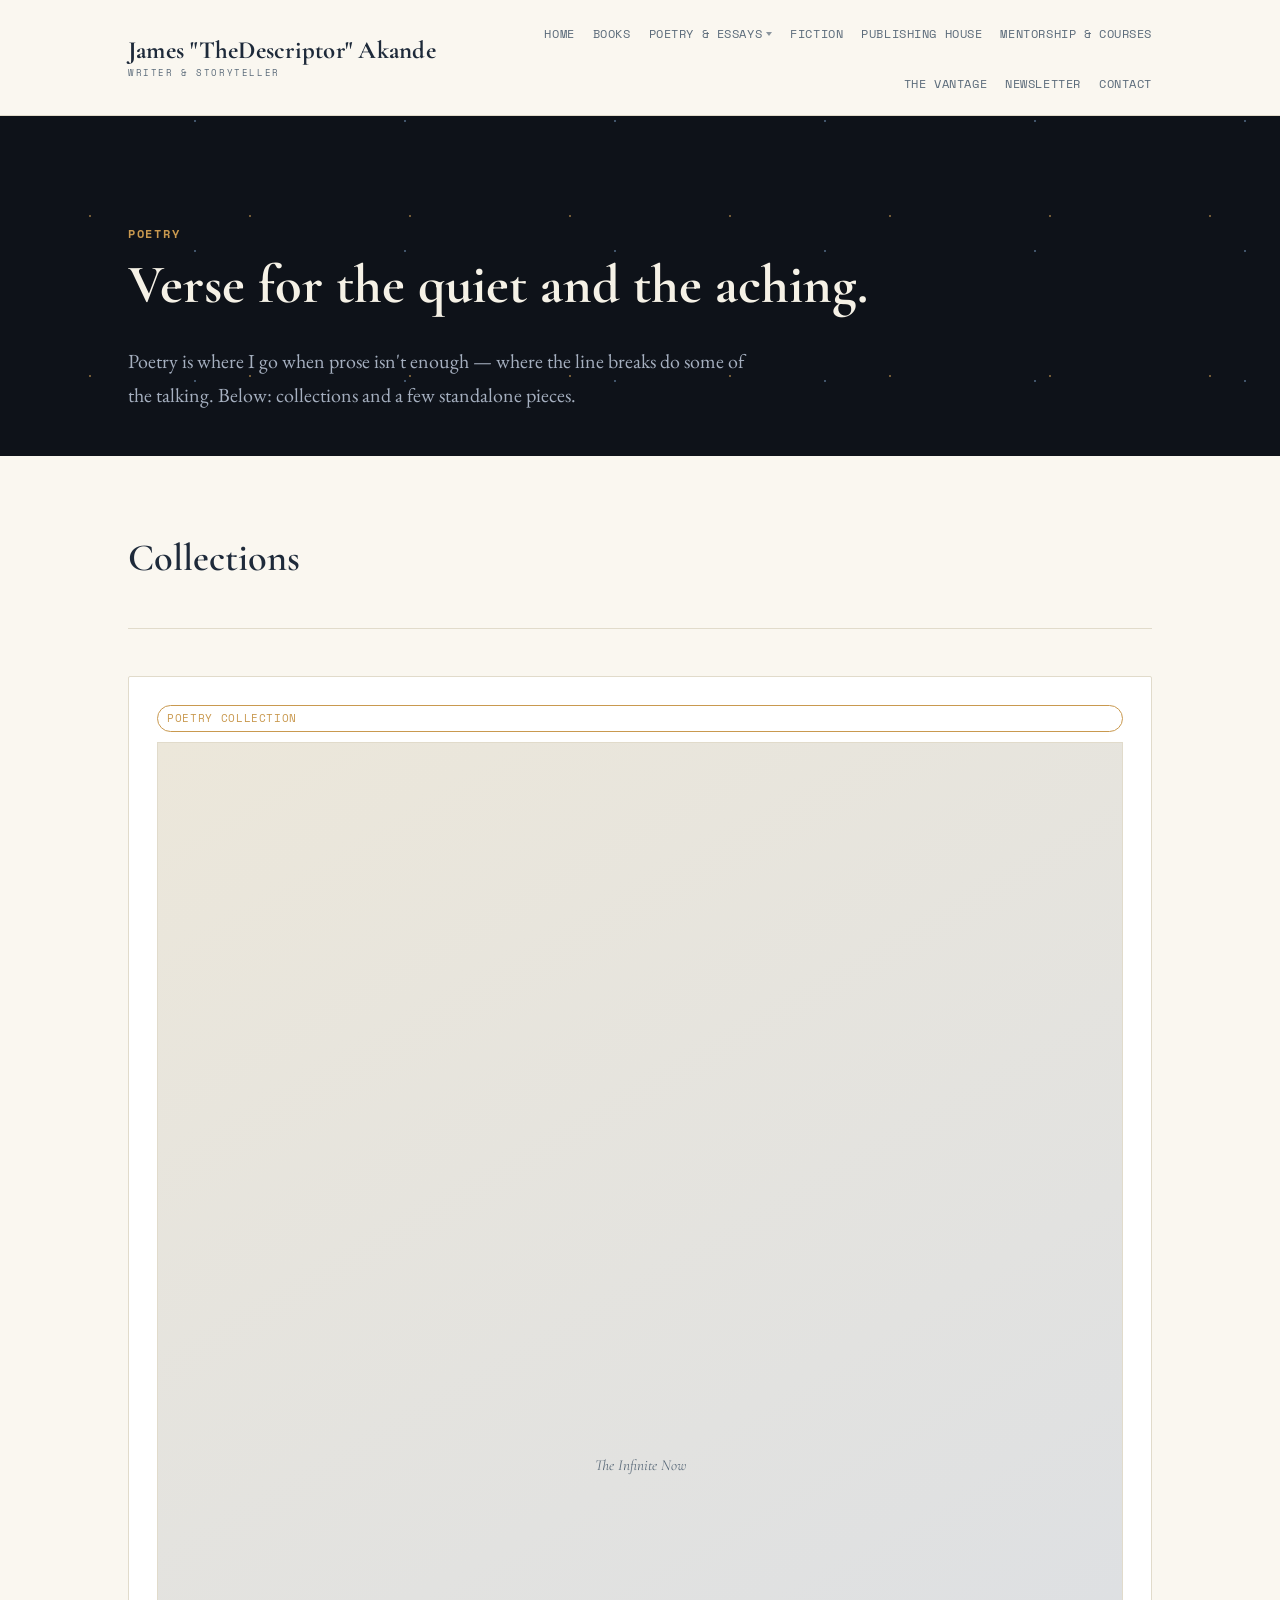
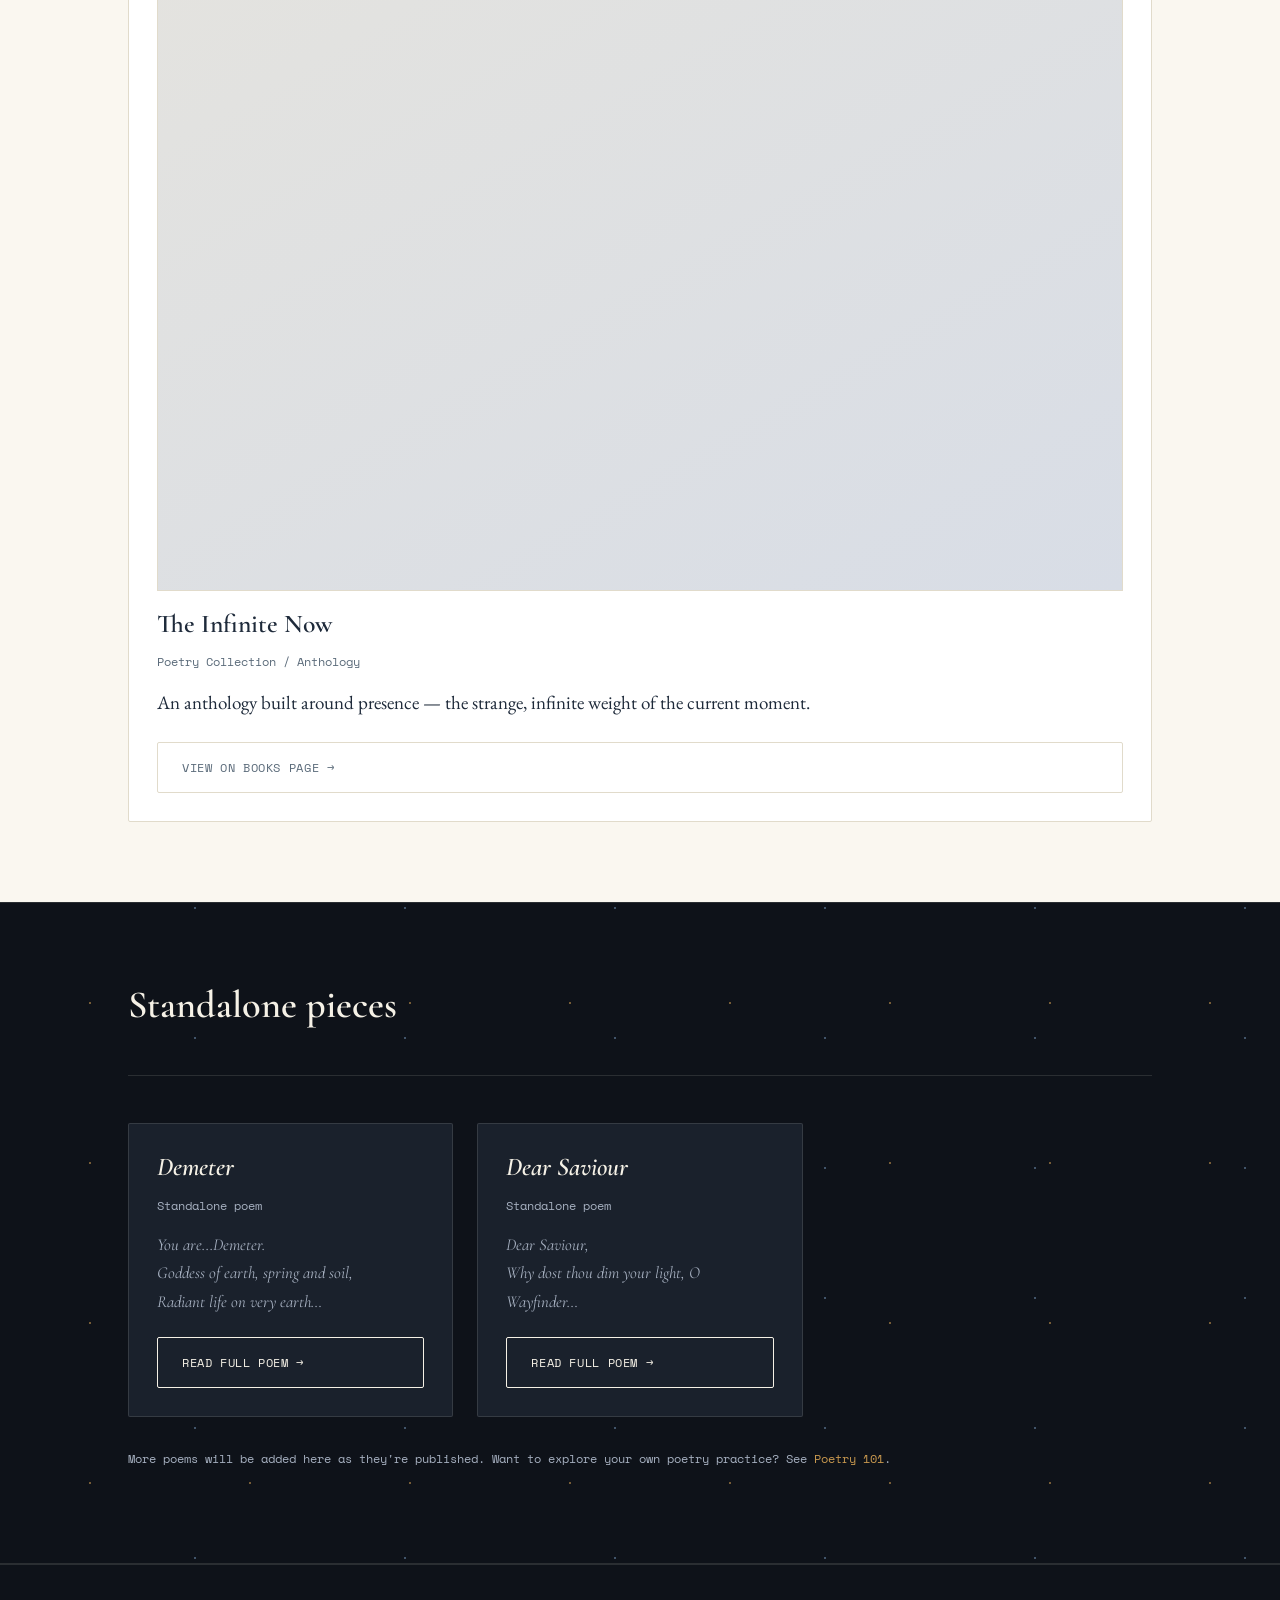
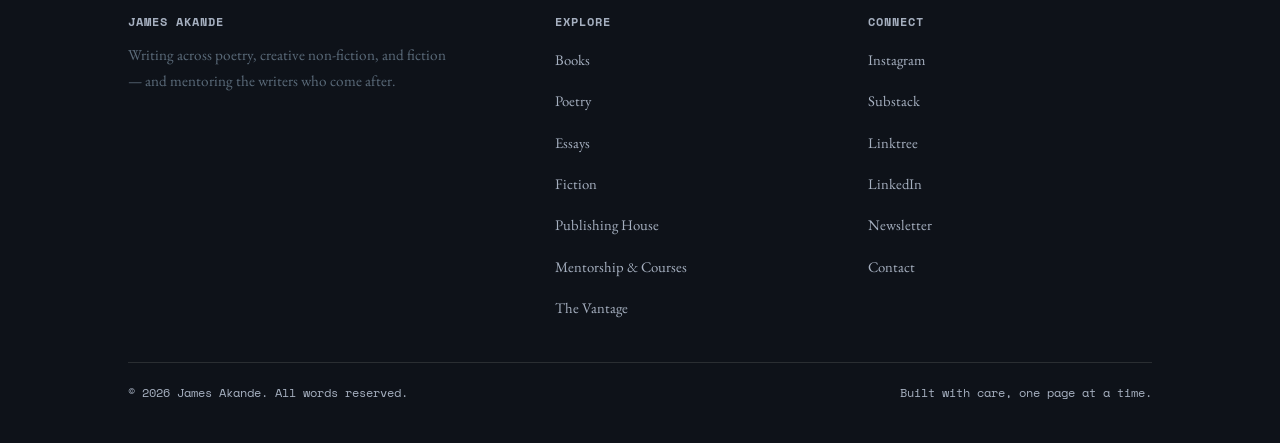
<file: poetry.html>
<!DOCTYPE html>
<html lang="en">
<head>
<meta charset="utf-8"/>
<meta content="width=device-width, initial-scale=1.0" name="viewport"/>
<title>Poetry — James Akande</title>
<meta content="Poetry by James Akande — collections, standalone pieces, and excerpts." name="description"/>
<link href="style.css" rel="stylesheet"/>
</head>
<body>
<header class="site-header">
<div class="nav-wrap">
<a class="brand" href="index.html">James "TheDescriptor" Akande<span class="brand-sub">Writer &amp; Storyteller</span></a>
<button aria-label="Toggle navigation" aria-expanded="false" class="nav-toggle">
  <svg class="icon-menu" viewBox="0 0 24 24" fill="none" stroke="currentColor" stroke-width="1.8" stroke-linecap="round"><path d="M4 7h16M4 12h16M4 17h16"/></svg>
  <svg class="icon-close" viewBox="0 0 24 24" fill="none" stroke="currentColor" stroke-width="1.8" stroke-linecap="round"><path d="M6 6l12 12M18 6L6 18"/></svg>
</button>
<nav>
<ul class="nav-links">
<li><a href="index.html">Home</a></li>
<li><a href="books.html">Books</a></li>
<li class="nav-item--dropdown nav-item--dropdown-active">
<button type="button" class="nav-group-label" aria-expanded="false">Poetry &amp; Essays</button>
<ul class="nav-dropdown">
<li><a aria-current="page" href="poetry.html">Poetry</a></li>
<li><a href="essays.html">Essays</a></li>
</ul>
</li>
<li><a href="fiction.html">Fiction</a></li>
<li><a href="publishing-house.html">Publishing House</a></li>
<li><a href="mentorship.html">Mentorship &amp; Courses</a></li>
<li><a href="the-vantage.html">The Vantage</a></li>
<li><a href="newsletter.html">Newsletter</a></li>
<li><a href="contact.html">Contact</a></li>
</ul>
</nav>
</div>
</header>
<main>
<section class="hero" style="padding-bottom:20px;">
<div class="container">
<span class="eyebrow">Poetry</span>
<h1>Verse for the quiet and the aching.</h1>
<p class="lead" style="max-width:640px;">Poetry is where I go when prose isn't enough — where the line breaks do some of the talking. Below: collections and a few standalone pieces.</p>
</div>
</section>
<section class="section">
<div class="container">
<h2>Collections</h2>
<hr class="rule"/>
<div class="card-grid">
<div class="card">
<span class="tag tag--gold">Poetry Collection</span>
<div class="card-cover">The Infinite Now</div>
<h3>The Infinite Now</h3>
<p class="meta">Poetry Collection / Anthology</p>
<p>An anthology built around presence — the strange, infinite weight of the current moment.</p>
<a class="btn btn--ghost" href="books.html" style="margin-top:auto;">View on Books page →</a>
</div>
</div>
</div>
</section>
<section class="section section--deep">
<div class="container">
<h2>Standalone pieces</h2>
<hr class="rule"/>
<div class="card-grid" style="grid-template-columns: repeat(auto-fill, minmax(280px, 1fr)); gap: 24px;">
  <a class="poem-card-link" href="poem-demeter.html">
    <div class="card">
      <h3 style="font-style:italic;">Demeter</h3>
      <p class="meta">Standalone poem</p>
      <p style="font-family:var(--font-display); font-style:italic; font-size:1.05rem; line-height:1.7; color:var(--color-dark-text-soft);">
        You are...Demeter.<br/>
        Goddess of earth, spring and soil,<br/>
        Radiant life on very earth…
      </p>
      <span class="btn btn--ghost" style="margin-top:auto; pointer-events:none;">Read full poem →</span>
    </div>
  </a>
  <a class="poem-card-link" href="poem-dear-saviour.html">
    <div class="card">
      <h3 style="font-style:italic;">Dear Saviour</h3>
      <p class="meta">Standalone poem</p>
      <p style="font-family:var(--font-display); font-style:italic; font-size:1.05rem; line-height:1.7; color:var(--color-dark-text-soft);">
        Dear Saviour,<br/>
        Why dost thou dim your light, O<br/>
        Wayfinder…
      </p>
      <span class="btn btn--ghost" style="margin-top:auto; pointer-events:none;">Read full poem →</span>
    </div>
  </a>
</div>
<p class="form-note" style="margin-top:32px;">More poems will be added here as they're published. Want to explore your own poetry practice? See <a href="mentorship.html">Poetry 101</a>.</p>
</div>
</section>
</main>
<footer class="site-footer">
<div class="container">
<div class="footer-grid">
<div>
<h4>James Akande</h4>
<p style="max-width:320px; color:var(--color-ink-soft); font-size:0.95rem;">Writing across poetry, creative non-fiction, and fiction — and mentoring the writers who come after.</p>
</div>
<div>
<h4>Explore</h4>
<ul>
<li><a href="books.html">Books</a></li>
<li><a href="poetry.html">Poetry</a></li>
<li><a href="essays.html">Essays</a></li>
<li><a href="fiction.html">Fiction</a></li>
<li><a href="publishing-house.html">Publishing House</a></li>
<li><a href="mentorship.html">Mentorship &amp; Courses</a></li>
<li><a href="the-vantage.html">The Vantage</a></li>
</ul>
</div>
<div>
<h4>Connect</h4>
<ul>
<li><a href="https://www.instagram.com/thejamesakande" rel="noopener" target="_blank">Instagram</a></li>
<li><a href="https://bathroomthoughts.substack.com" rel="noopener" target="_blank">Substack</a></li>
<li><a href="https://linktr.ee/thedescriptorwrites" rel="noopener" target="_blank">Linktree</a></li>
<li><a href="https://www.linkedin.com/in/olatunde-james-akande" rel="noopener" target="_blank">LinkedIn</a></li>
<li><a href="newsletter.html">Newsletter</a></li>
<li><a href="contact.html">Contact</a></li>
</ul>
</div>
</div>
<div class="footer-bottom">
<span>© 2026 James Akande. All words reserved.</span>
<span>Built with care, one page at a time.</span>
</div>
</div>
</footer>
<script src="script.js"></script>
</body>
</html>
</file>
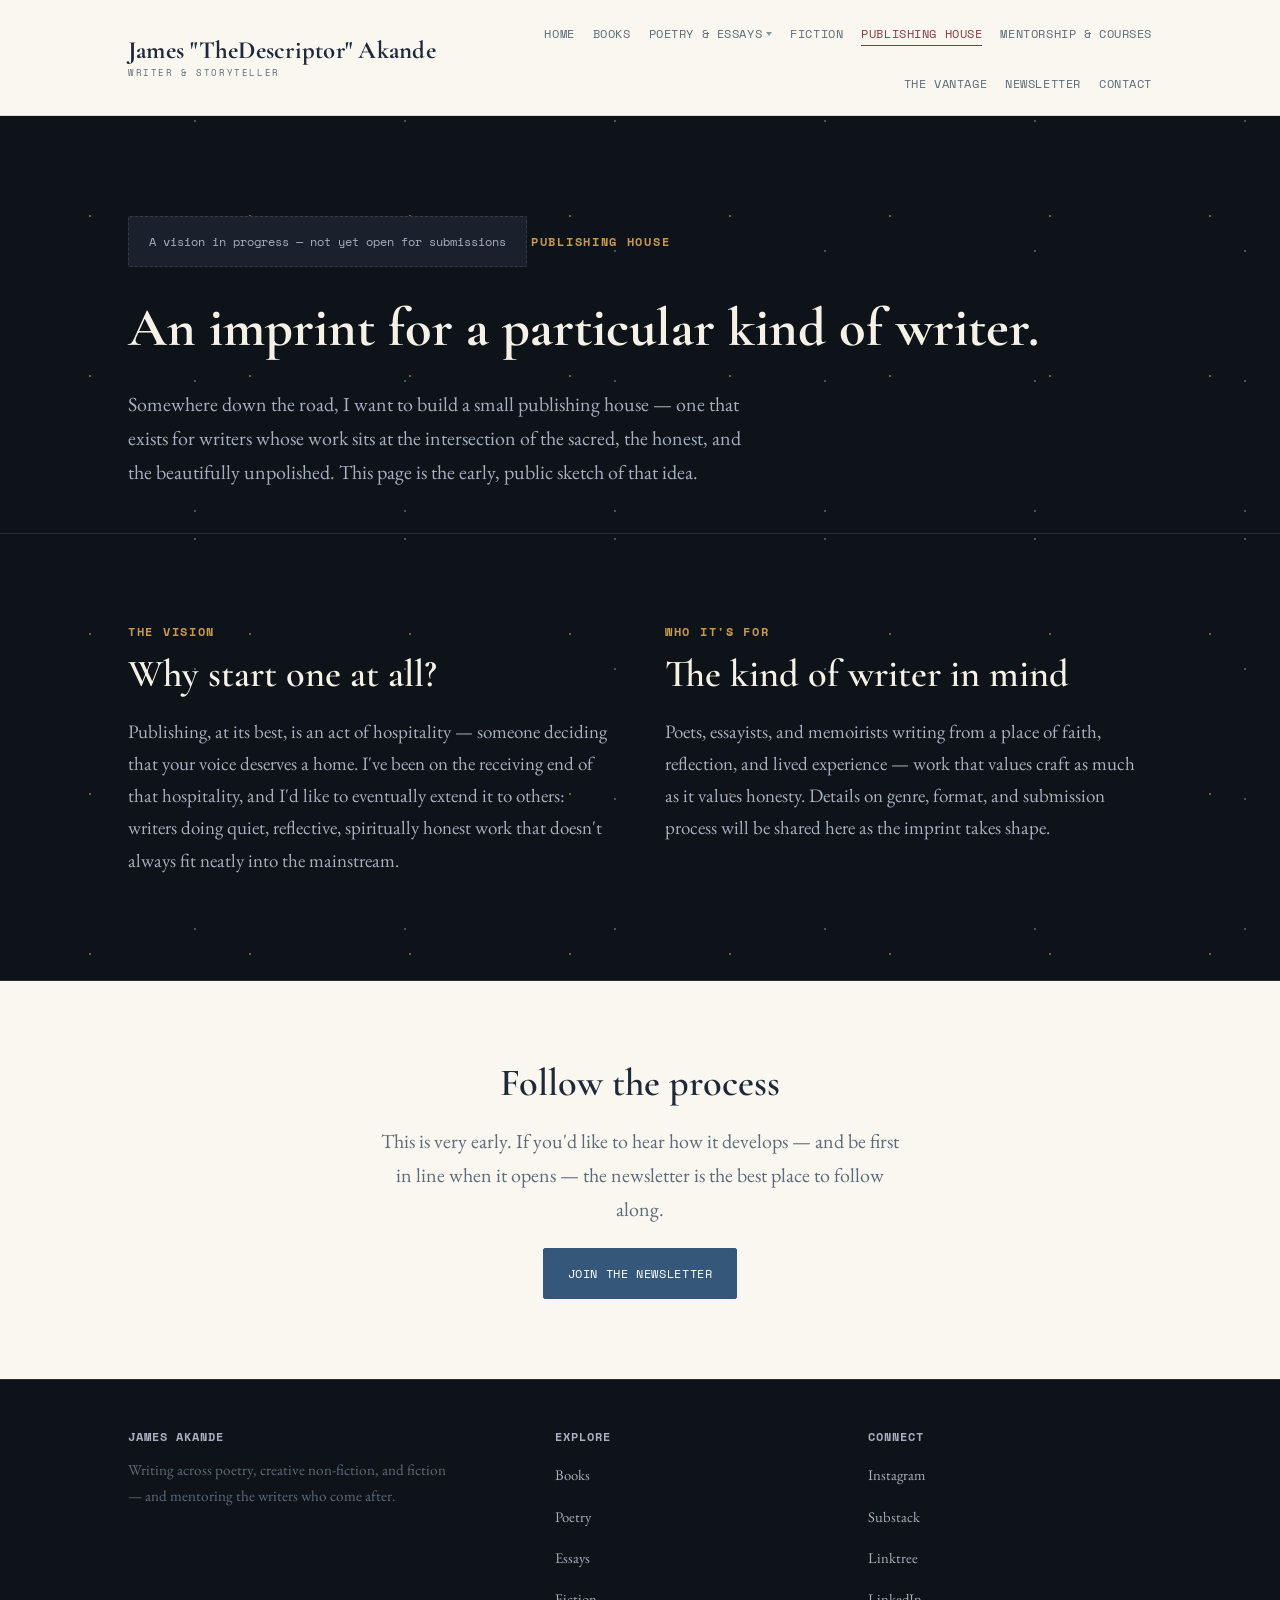
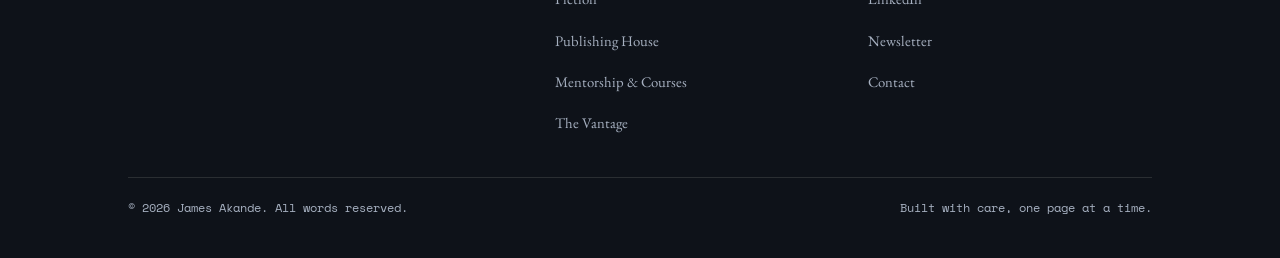
<file: publishing-house.html>
<!DOCTYPE html>

<html lang="en">
<head>
<meta charset="utf-8"/>
<meta content="width=device-width, initial-scale=1.0" name="viewport"/>
<title>Publishing House — James Akande</title>
<meta content="A future publishing house imprint by James Akande, for a particular kind of writer." name="description"/>
<link href="style.css" rel="stylesheet"/>
</head>
<body>
<header class="site-header">
<div class="nav-wrap">
<a class="brand" href="index.html">James "TheDescriptor" Akande<span class="brand-sub">Writer &amp; Storyteller</span></a>
<button aria-label="Toggle navigation" class="nav-toggle">Menu</button>
<nav>
<ul class="nav-links">
<li><a href="index.html">Home</a></li>
<li><a href="books.html">Books</a></li>
<li class="nav-item--dropdown">
<span class="nav-group-label">Poetry &amp; Essays</span>
<ul class="nav-dropdown">
<li><a href="poetry.html">Poetry</a></li>
<li><a href="essays.html">Essays</a></li>
</ul>
</li>
<li><a href="fiction.html">Fiction</a></li>
<li><a aria-current="page" href="publishing-house.html">Publishing House</a></li>
<li><a href="mentorship.html">Mentorship &amp; Courses</a></li>
<li><a href="the-vantage.html">The Vantage</a></li>
<li><a href="newsletter.html">Newsletter</a></li>
<li><a href="contact.html">Contact</a></li>
</ul>
</nav>
</div>
</header>
<main>
<section class="hero" style="padding-bottom:20px;">
<div class="container">
<div class="coming-soon-banner">A vision in progress — not yet open for submissions</div>
<span class="eyebrow">Publishing House</span>
<h1>An imprint for a particular kind of writer.</h1>
<p class="lead" style="max-width:640px;">Somewhere down the road, I want to build a small publishing house — one that exists for writers whose work sits at the intersection of the sacred, the honest, and the beautifully unpolished. This page is the early, public sketch of that idea.</p>
</div>
</section>
<section class="section section--deep">
<div class="container two-col">
<div>
<span class="eyebrow">The Vision</span>
<h2>Why start one at all?</h2>
<p>Publishing, at its best, is an act of hospitality — someone deciding that your voice deserves a home. I've been on the receiving end of that hospitality, and I'd like to eventually extend it to others: writers doing quiet, reflective, spiritually honest work that doesn't always fit neatly into the mainstream.</p>
</div>
<div>
<span class="eyebrow">Who It's For</span>
<h2>The kind of writer in mind</h2>
<p>Poets, essayists, and memoirists writing from a place of faith, reflection, and lived experience — work that values craft as much as it values honesty. Details on genre, format, and submission process will be shared here as the imprint takes shape.</p>
</div>
</div>
</section>
<section class="section text-center">
<div class="container">
<h2>Follow the process</h2>
<p class="lead" style="max-width:520px; margin:0 auto 22px;">This is very early. If you'd like to hear how it develops — and be first in line when it opens — the newsletter is the best place to follow along.</p>
<a class="btn btn--accent" href="newsletter.html">Join the Newsletter</a>
</div>
</section>
</main>
<footer class="site-footer">
<div class="container">
<div class="footer-grid">
<div>
<h4>James Akande</h4>
<p style="max-width:320px; color:var(--color-ink-soft); font-size:0.95rem;">Writing across poetry, creative non-fiction, and fiction — and mentoring the writers who come after.</p>
</div>
<div>
<h4>Explore</h4>
<ul>
<li><a href="books.html">Books</a></li>
<li><a href="poetry.html">Poetry</a></li>
<li><a href="essays.html">Essays</a></li>
<li><a href="fiction.html">Fiction</a></li>
<li><a href="publishing-house.html">Publishing House</a></li>
<li><a href="mentorship.html">Mentorship &amp; Courses</a></li>
<li><a href="the-vantage.html">The Vantage</a></li>
</ul>
</div>
<div>
<h4>Connect</h4>
<ul>
<li><a href="https://www.instagram.com/thejamesakande" rel="noopener" target="_blank">Instagram</a></li>
<li><a href="https://bathroomthoughts.substack.com" rel="noopener" target="_blank">Substack</a></li><li><a href="https://linktr.ee/thedescriptorwrites" rel="noopener" target="_blank">Linktree</a></li>
<li><a href="https://www.linkedin.com/in/olatunde-james-akande" rel="noopener" target="_blank">LinkedIn</a></li>
<li><a href="newsletter.html">Newsletter</a></li>
<li><a href="contact.html">Contact</a></li>
</ul>
</div>
</div>
<div class="footer-bottom">
<span>© 2026 James Akande. All words reserved.</span>
<span>Built with care, one page at a time.</span>
</div>
</div>
</footer>
<script src="script.js"></script>
</body>
</html>
</file>
<file: style.css>
/* ============================================================
   James "TheDescriptor" Akande — Author Site
   Design system: literary serif + monospace accents,
   warm-light body with dark-navy hero/deep sections
   ============================================================ */

@import url('https://fonts.googleapis.com/css2?family=Cormorant+Garamond:ital,wght@0,400;0,500;0,600;0,700;1,400&family=EB+Garamond:ital,wght@0,400;0,500;1,400&family=Space+Mono:wght@400;700&display=swap');

:root {
  /* Light zone — warm ivory / deep indigo / gold */
  --color-paper: #faf7f0;
  --color-paper-deep: #f1ece0;
  --color-card: #ffffff;
  --color-ink: #1e2a3a;
  --color-ink-soft: #5b6b7a;
  --color-rule: #e1dbcb;

  /* Dark zone — hero, alternating sections, footer */
  --color-dark: #0e1219;
  --color-dark-deep: #171d28;
  --color-dark-card: #1a212c;
  --color-dark-text: #f5f1e6;
  --color-dark-text-soft: #a6b0c0;
  --color-dark-rule: rgba(245, 241, 230, 0.12);

  /* Accents */
  --color-accent: #35577a;        /* deep dusty indigo (light-zone links/buttons) */
  --color-accent-deep: #24405c;
  --color-accent-light: #7fa5cc;  /* readable blue for dark backgrounds */
  --color-gold: #c9994f;          /* warm gold/amber — primary accent on dark */
  --color-crimson: #8a3a3f;       /* nav-active / underline accent */
  --color-forest: #5f7a5e;        /* muted sage, tertiary accent */

  --font-display: 'Cormorant Garamond', Georgia, 'Times New Roman', serif;
  --font-body: 'EB Garamond', Georgia, 'Times New Roman', serif;
  --font-mono: 'Space Mono', 'IBM Plex Mono', 'Courier New', monospace;

  --max-width: 1080px;
  --radius: 2px;
}

* { box-sizing: border-box; }

html { scroll-behavior: smooth; }

body {
  margin: 0;
  background: var(--color-paper);
  color: var(--color-ink);
  font-family: var(--font-body);
  font-size: 19px;
  line-height: 1.7;
  -webkit-font-smoothing: antialiased;
}

img { max-width: 100%; display: block; }

a {
  color: var(--color-accent-deep);
  text-decoration: none;
}
a:hover { text-decoration: underline; }

h1, h2, h3, h4 {
  font-family: var(--font-display);
  font-weight: 600;
  line-height: 1.15;
  color: var(--color-ink);
  margin: 0 0 0.5em;
}

h1 { font-size: 3.4rem; font-weight: 700; }
h2 { font-size: 2.4rem; }
h3 { font-size: 1.6rem; }

p { margin: 0 0 1.2em; }

.eyebrow {
  font-family: var(--font-mono);
  text-transform: uppercase;
  letter-spacing: 0.14em;
  font-size: 0.76rem;
  color: var(--color-accent);
  font-weight: 700;
  margin-bottom: 0.9em;
  display: inline-block;
}

.container {
  max-width: var(--max-width);
  margin: 0 auto;
  padding: 0 28px;
}

.section {
  padding: 80px 0;
}
.section--tight { padding: 48px 0; }

/* ---------- Dark sections (hero + alternating "deep" bands + footer) ---------- */
.section--deep,
.hero,
.site-footer {
  background: var(--color-dark);
  color: var(--color-dark-text-soft);
}
.section--deep {
  border-top: 1px solid var(--color-dark-rule);
  border-bottom: 1px solid var(--color-dark-rule);
  position: relative;
}
.section--deep h1, .section--deep h2, .section--deep h3, .section--deep h4,
.hero h1, .hero h2, .hero h3, .hero h4 {
  color: var(--color-dark-text);
}
.section--deep p, .hero p { color: var(--color-dark-text-soft); }
.section--deep .lead, .hero .lead { color: var(--color-dark-text-soft); }
.section--deep .eyebrow, .hero .eyebrow { color: var(--color-gold); }
.section--deep a:not(.btn), .hero a:not(.btn) { color: var(--color-gold); }
.section--deep .meta, .hero .meta { color: var(--color-dark-text-soft); }
.section--deep .card, .hero .card {
  background: var(--color-dark-card);
  border-color: var(--color-dark-rule);
}
.section--deep hr.rule, .hero hr.rule { border-top-color: var(--color-dark-rule); }
.section--deep .form-note, .hero .form-note { color: var(--color-dark-text-soft); }
.section--deep .btn:not(.btn--accent):not(.btn--gold):not(.btn--outline-blue),
.hero .btn:not(.btn--accent):not(.btn--gold):not(.btn--outline-blue) {
  border-color: var(--color-dark-text);
  color: var(--color-dark-text);
}
.section--deep .btn:not(.btn--accent):hover,
.hero .btn:not(.btn--accent):hover {
  background: var(--color-dark-text);
  color: var(--color-dark);
}
.section--deep .coming-soon-banner, .hero .coming-soon-banner {
  background: var(--color-dark-card);
  border-color: var(--color-dark-rule);
  color: var(--color-dark-text-soft);
}

/* A light, scattered "starfield" texture for dark sections */
.section--deep::before,
.hero::before {
  content: "";
  position: absolute;
  inset: 0;
  pointer-events: none;
  background-image:
    radial-gradient(circle, rgba(201, 153, 79, 0.55) 1px, transparent 1.4px),
    radial-gradient(circle, rgba(127, 165, 204, 0.45) 1px, transparent 1.4px);
  background-size: 160px 160px, 210px 130px;
  background-position: 10px 20px, 90px 70px;
}
.hero { position: relative; overflow: hidden; }
.hero > .container { position: relative; z-index: 1; }
.section--deep > .container { position: relative; z-index: 1; }

hr.rule {
  border: none;
  border-top: 1px solid var(--color-rule);
  margin: 2.5em 0;
}

/* ---------- Header / Nav ---------- */
.site-header {
  background: var(--color-paper);
  border-bottom: 1px solid var(--color-rule);
  position: sticky;
  top: 0;
  z-index: 50;
}

.nav-wrap {
  max-width: var(--max-width);
  margin: 0 auto;
  padding: 16px 28px;
  display: flex;
  align-items: center;
  justify-content: space-between;
  gap: 20px;
}

.brand {
  font-family: var(--font-display);
  font-size: 1.55rem;
  font-weight: 700;
  color: var(--color-ink);
  letter-spacing: 0.01em;
  flex-shrink: 0;
  line-height: 1.15;
}
.brand:hover { text-decoration: none; color: var(--color-accent-deep); }
.brand .brand-sub {
  display: block;
  font-family: var(--font-mono);
  font-size: 0.55rem;
  text-transform: uppercase;
  letter-spacing: 0.18em;
  color: var(--color-ink-soft);
  font-weight: 400;
  margin-top: 3px;
}

.nav-links {
  display: flex;
  align-items: center;
  gap: 18px;
  flex-wrap: wrap;
  list-style: none;
  margin: 0;
  padding: 0;
  justify-content: flex-end;
}

.nav-links a {
  color: var(--color-ink-soft);
  font-family: var(--font-mono);
  text-transform: uppercase;
  font-size: 0.72rem;
  letter-spacing: 0.05em;
  text-decoration: none;
  padding-bottom: 3px;
  border-bottom: 1px solid transparent;
  white-space: nowrap;
}
.nav-links a:hover,
.nav-links a[aria-current="page"] {
  color: var(--color-crimson);
  border-bottom-color: var(--color-crimson);
}

/* "Poetry & Essays" dropdown group */
.nav-item--dropdown { position: relative; }
.nav-item--dropdown > .nav-group-label {
  color: var(--color-ink-soft);
  font-family: var(--font-mono);
  text-transform: uppercase;
  font-size: 0.72rem;
  letter-spacing: 0.05em;
  cursor: pointer;
  border-bottom: 1px solid transparent;
  display: inline-flex;
  align-items: center;
  gap: 4px;
  padding-bottom: 3px;
  background: none;
  border-top: none;
  border-left: none;
  border-right: none;
  padding-left: 0;
  padding-right: 0;
}
.nav-item--dropdown > .nav-group-label::after {
  content: "";
  width: 0;
  height: 0;
  border-left: 3.5px solid transparent;
  border-right: 3.5px solid transparent;
  border-top: 4px solid currentColor;
  opacity: 0.7;
  margin-top: 1px;
}
.nav-item--dropdown:hover > .nav-group-label,
.nav-item--dropdown:focus-within > .nav-group-label,
.nav-item--dropdown.is-open > .nav-group-label {
  color: var(--color-crimson);
  border-bottom-color: var(--color-crimson);
}
.nav-dropdown {
  list-style: none;
  margin: 0;
  padding: 0;
  display: none;
  position: absolute;
  top: 100%;
  left: 0;
  min-width: 170px;
  background: var(--color-card);
  border: 1px solid var(--color-rule);
  box-shadow: 0 8px 20px rgba(30, 42, 58, 0.1);
  z-index: 60;
  padding: 8px 0;
  margin-top: 10px;
}
.nav-item--dropdown:hover .nav-dropdown,
.nav-item--dropdown:focus-within .nav-dropdown,
.nav-item--dropdown.is-open .nav-dropdown {
  display: block;
}
.nav-dropdown li { margin: 0; }
.nav-dropdown a {
  display: block;
  padding: 9px 18px;
  border-bottom: none !important;
  white-space: nowrap;
}
.nav-dropdown a:hover { background: var(--color-paper-deep); }

.nav-toggle {
  display: none;
  background: none;
  border: 1px solid var(--color-rule);
  border-radius: var(--radius);
  padding: 8px 10px;
  color: var(--color-ink);
  cursor: pointer;
  line-height: 0;
  flex-shrink: 0;
}
.nav-toggle svg {
  width: 20px;
  height: 20px;
  display: block;
}
.nav-toggle .icon-close { display: none; }
.nav-toggle.is-open .icon-menu { display: none; }
.nav-toggle.is-open .icon-close { display: block; }

/* Poem page typography */
.poem-body {
  font-family: var(--font-display);
  font-style: italic;
  font-size: 1.2rem;
  line-height: 1.85;
  max-width: 640px;
  margin: 0 auto;
}
.poem-body p {
  margin-bottom: 1.5em;
}
.poem-meta {
  text-align: center;
  margin-top: 2.5em;
  font-family: var(--font-mono);
  font-size: 0.75rem;
  letter-spacing: 0.08em;
  text-transform: uppercase;
  color: var(--color-ink-soft);
}
.poem-back {
  margin-bottom: 2em;
  display: inline-block;
  font-family: var(--font-mono);
  font-size: 0.72rem;
  text-transform: uppercase;
  letter-spacing: 0.06em;
  color: var(--color-ink-soft);
}
.poem-back:hover { color: var(--color-crimson); }

/* Poem cards on index */
.poem-card-link {
  display: block;
  text-decoration: none;
  color: inherit;
  height: 100%;
}
.poem-card-link:hover { text-decoration: none; }
.poem-card-link:hover h3 { color: var(--color-crimson); }
.poem-card-link .card {
  height: 100%;
  transition: border-color 0.15s ease, box-shadow 0.15s ease;
}
.poem-card-link:hover .card {
  border-color: var(--color-gold);
  box-shadow: 0 4px 18px rgba(30, 42, 58, 0.06);
}

@media (max-width: 960px) {
  .nav-links { gap: 14px; }
  .nav-links a,
  .nav-item--dropdown > .nav-group-label {
    font-size: 0.68rem;
  }
}

@media (max-width: 780px) {
  .nav-toggle { display: inline-flex; align-items: center; justify-content: center; }
  .nav-links {
    display: none;
    flex-direction: column;
    align-items: flex-start;
    gap: 4px;
    width: 100%;
    padding: 12px 0 20px;
    border-top: 1px solid var(--color-rule);
    margin-top: 12px;
  }
  .nav-links.is-open { display: flex; }
  .nav-wrap { flex-wrap: wrap; }
  .nav-links a,
  .nav-item--dropdown > .nav-group-label {
    font-size: 0.78rem;
    padding: 10px 0;
    width: 100%;
  }
  .nav-dropdown {
    display: none;
    position: static;
    border: none;
    box-shadow: none;
    padding: 0 0 0 16px;
    margin-top: 0;
    background: transparent;
  }
  .nav-item--dropdown.is-open .nav-dropdown {
    display: block;
  }
  .nav-item--dropdown:hover .nav-dropdown,
  .nav-item--dropdown:focus-within .nav-dropdown {
    /* only open via toggle on mobile */
  }
  .nav-item--dropdown > .nav-group-label {
    width: 100%;
    justify-content: space-between;
  }
}

/* ---------- Buttons ---------- */
.btn {
  display: inline-block;
  font-family: var(--font-mono);
  text-transform: uppercase;
  font-size: 0.78rem;
  letter-spacing: 0.05em;
  padding: 14px 24px;
  border-radius: var(--radius);
  border: 1px solid var(--color-ink);
  color: var(--color-ink);
  cursor: pointer;
  background: transparent;
  transition: all 0.15s ease;
}
.btn:hover { background: var(--color-ink); color: var(--color-paper); text-decoration: none; }

.btn--accent {
  border-color: var(--color-accent);
  background: var(--color-accent);
  color: #fff;
}
.btn--accent:hover { background: var(--color-accent-deep); border-color: var(--color-accent-deep); color:#fff; }

.btn--ghost {
  border-color: var(--color-rule);
  color: var(--color-ink-soft);
}
.btn--ghost:hover { background: var(--color-ink-soft); border-color: var(--color-ink-soft); }

/* Outline buttons for use on dark backgrounds (hero quick-links) */
.btn--gold {
  border-color: var(--color-gold);
  color: var(--color-gold);
  background: transparent;
}
.btn--gold:hover { background: var(--color-gold); color: var(--color-dark); }

.btn--outline-blue {
  border-color: var(--color-accent-light);
  color: var(--color-accent-light);
  background: transparent;
}
.btn--outline-blue:hover { background: var(--color-accent-light); color: var(--color-dark); }

/* ---------- Hero ---------- */
.hero {
  padding: 100px 0 90px;
}
.hero-grid {
  display: grid;
  grid-template-columns: 1.1fr 0.9fr;
  gap: 60px;
  align-items: center;
}
@media (max-width: 860px) {
  .hero-grid { grid-template-columns: 1fr; }
}

.hero-actions {
  display: flex;
  gap: 14px;
  flex-wrap: wrap;
  margin-top: 32px;
}

/* ---------- Cards ---------- */
.card-grid {
  display: grid;
  grid-template-columns: repeat(auto-fit, minmax(260px, 1fr));
  gap: 32px;
}

.card {
  background: var(--color-card);
  border: 1px solid var(--color-rule);
  padding: 28px;
  border-radius: var(--radius);
  display: flex;
  flex-direction: column;
  height: 100%;
}

.card-cover {
  aspect-ratio: 2/3;
  background: linear-gradient(150deg, #ece7da, #d8dde6);
  border: 1px solid var(--color-rule);
  margin-bottom: 18px;
  display: flex;
  align-items: center;
  justify-content: center;
  font-family: var(--font-display);
  font-style: italic;
  color: var(--color-ink-soft);
  text-align: center;
  padding: 14px;
  font-size: 0.95rem;
}
.section--deep .card-cover, .hero .card-cover {
  background: linear-gradient(150deg, #202a38, #141922);
  border-color: var(--color-dark-rule);
  color: var(--color-dark-text-soft);
}

.tag {
  display: inline-block;
  font-family: var(--font-mono);
  font-size: 0.68rem;
  text-transform: uppercase;
  letter-spacing: 0.06em;
  color: var(--color-forest);
  border: 1px solid var(--color-forest);
  padding: 3px 9px;
  border-radius: 20px;
  margin-bottom: 10px;
}
.tag--accent { color: var(--color-accent-deep); border-color: var(--color-accent); }
.tag--gold { color: var(--color-gold); border-color: var(--color-gold); }
.section--deep .tag--accent, .hero .tag--accent { color: var(--color-accent-light); border-color: var(--color-accent-light); }

.meta {
  font-family: var(--font-mono);
  font-size: 0.78rem;
  color: var(--color-ink-soft);
  font-style: normal;
}

/* ---------- Pull quote / review strip ---------- */
.quote-strip {
  display: grid;
  grid-template-columns: repeat(auto-fit, minmax(240px, 1fr));
  gap: 30px;
}
blockquote.review {
  margin: 0;
  padding: 0;
  font-family: var(--font-display);
  font-style: italic;
  font-size: 1.15rem;
  color: var(--color-ink-soft);
  border-left: 2px solid var(--color-accent);
  padding-left: 20px;
}
blockquote.review cite {
  display: block;
  margin-top: 10px;
  font-family: var(--font-mono);
  font-style: normal;
  font-size: 0.72rem;
  text-transform: uppercase;
  letter-spacing: 0.06em;
  color: var(--color-ink-soft);
}
.section--deep blockquote.review { border-left-color: var(--color-gold); color: var(--color-dark-text-soft); }
.section--deep blockquote.review cite { color: var(--color-dark-text-soft); }

/* ---------- Forms ---------- */
.form {
  max-width: 560px;
}
.form-row { margin-bottom: 20px; }
.form label {
  display: block;
  font-family: var(--font-mono);
  font-size: 0.72rem;
  text-transform: uppercase;
  letter-spacing: 0.06em;
  color: var(--color-ink-soft);
  margin-bottom: 7px;
}
.form input,
.form textarea,
.form select {
  width: 100%;
  font-family: var(--font-body);
  font-size: 1rem;
  padding: 12px 14px;
  border: 1px solid var(--color-rule);
  background: var(--color-card);
  color: var(--color-ink);
  border-radius: var(--radius);
}
.form input:focus,
.form textarea:focus,
.form select:focus {
  outline: none;
  border-color: var(--color-accent);
}
.form-note {
  font-family: var(--font-mono);
  font-size: 0.74rem;
  color: var(--color-ink-soft);
  margin-top: 10px;
}
.section--deep .form input,
.section--deep .form textarea,
.section--deep .form select,
.hero .form input,
.hero .form textarea,
.hero .form select {
  background: var(--color-dark-card);
  border-color: var(--color-dark-rule);
  color: var(--color-dark-text);
}
.section--deep .form label, .hero .form label { color: var(--color-dark-text-soft); }

/* ---------- Newsletter band ---------- */
.newsletter-band {
  background: linear-gradient(135deg, var(--color-dark), #241318);
  color: var(--color-dark-text);
  padding: 56px 0;
  position: relative;
  overflow: hidden;
}
.newsletter-band h2 { color: var(--color-dark-text); }
.newsletter-band p { color: var(--color-dark-text-soft); }
.newsletter-form {
  display: flex;
  gap: 12px;
  flex-wrap: wrap;
  max-width: 480px;
}
.newsletter-form input {
  flex: 1;
  min-width: 200px;
  padding: 13px 14px;
  border: 1px solid rgba(245, 241, 230, 0.28);
  background: rgba(0, 0, 0, 0.28);
  color: var(--color-dark-text);
  border-radius: var(--radius);
  font-family: var(--font-body);
  font-size: 1rem;
}
.newsletter-form input::placeholder { color: rgba(245, 241, 230, 0.55); }
.newsletter-form input:focus { outline: none; border-color: var(--color-gold); }

/* ---------- Footer ---------- */
.site-footer {
  border-top: 1px solid var(--color-dark-rule);
  padding: 50px 0 40px;
}
.footer-grid {
  display: grid;
  grid-template-columns: 1.4fr 1fr 1fr;
  gap: 30px;
  margin-bottom: 30px;
}
@media (max-width: 700px) {
  .footer-grid { grid-template-columns: 1fr; }
}
.footer-grid h4 {
  font-family: var(--font-mono);
  text-transform: uppercase;
  letter-spacing: 0.08em;
  font-size: 0.76rem;
  color: var(--color-dark-text-soft);
  margin-bottom: 14px;
}
.footer-grid ul { list-style: none; padding: 0; margin: 0; }
.footer-grid li { margin-bottom: 9px; }
.footer-grid a { color: var(--color-dark-text-soft); font-size: 0.92rem; }
.footer-grid a:hover { color: var(--color-gold); }
.footer-bottom {
  border-top: 1px solid var(--color-dark-rule);
  padding-top: 20px;
  display: flex;
  justify-content: space-between;
  flex-wrap: wrap;
  gap: 10px;
  font-family: var(--font-mono);
  font-size: 0.72rem;
  color: var(--color-dark-text-soft);
}

/* ---------- Misc utility ---------- */
.text-center { text-align: center; }
.mt-0 { margin-top: 0; }
.mb-0 { margin-bottom: 0; }
.lead {
  font-size: 1.25rem;
  color: var(--color-ink-soft);
}
.two-col {
  display: grid;
  grid-template-columns: 1fr 1fr;
  gap: 50px;
}
@media (max-width: 780px) {
  .two-col { grid-template-columns: 1fr; }
}
.badge-row {
  display: flex;
  gap: 26px;
  flex-wrap: wrap;
  align-items: center;
  opacity: 0.85;
}
.badge-row span {
  font-family: var(--font-display);
  font-style: italic;
  font-size: 1.05rem;
  color: var(--color-ink-soft);
}
.coming-soon-banner {
  background: var(--color-paper-deep);
  border: 1px dashed var(--color-rule);
  padding: 14px 20px;
  font-family: var(--font-mono);
  font-size: 0.78rem;
  color: var(--color-ink-soft);
  border-radius: var(--radius);
  margin-bottom: 30px;
  display: inline-block;
}
</file>
